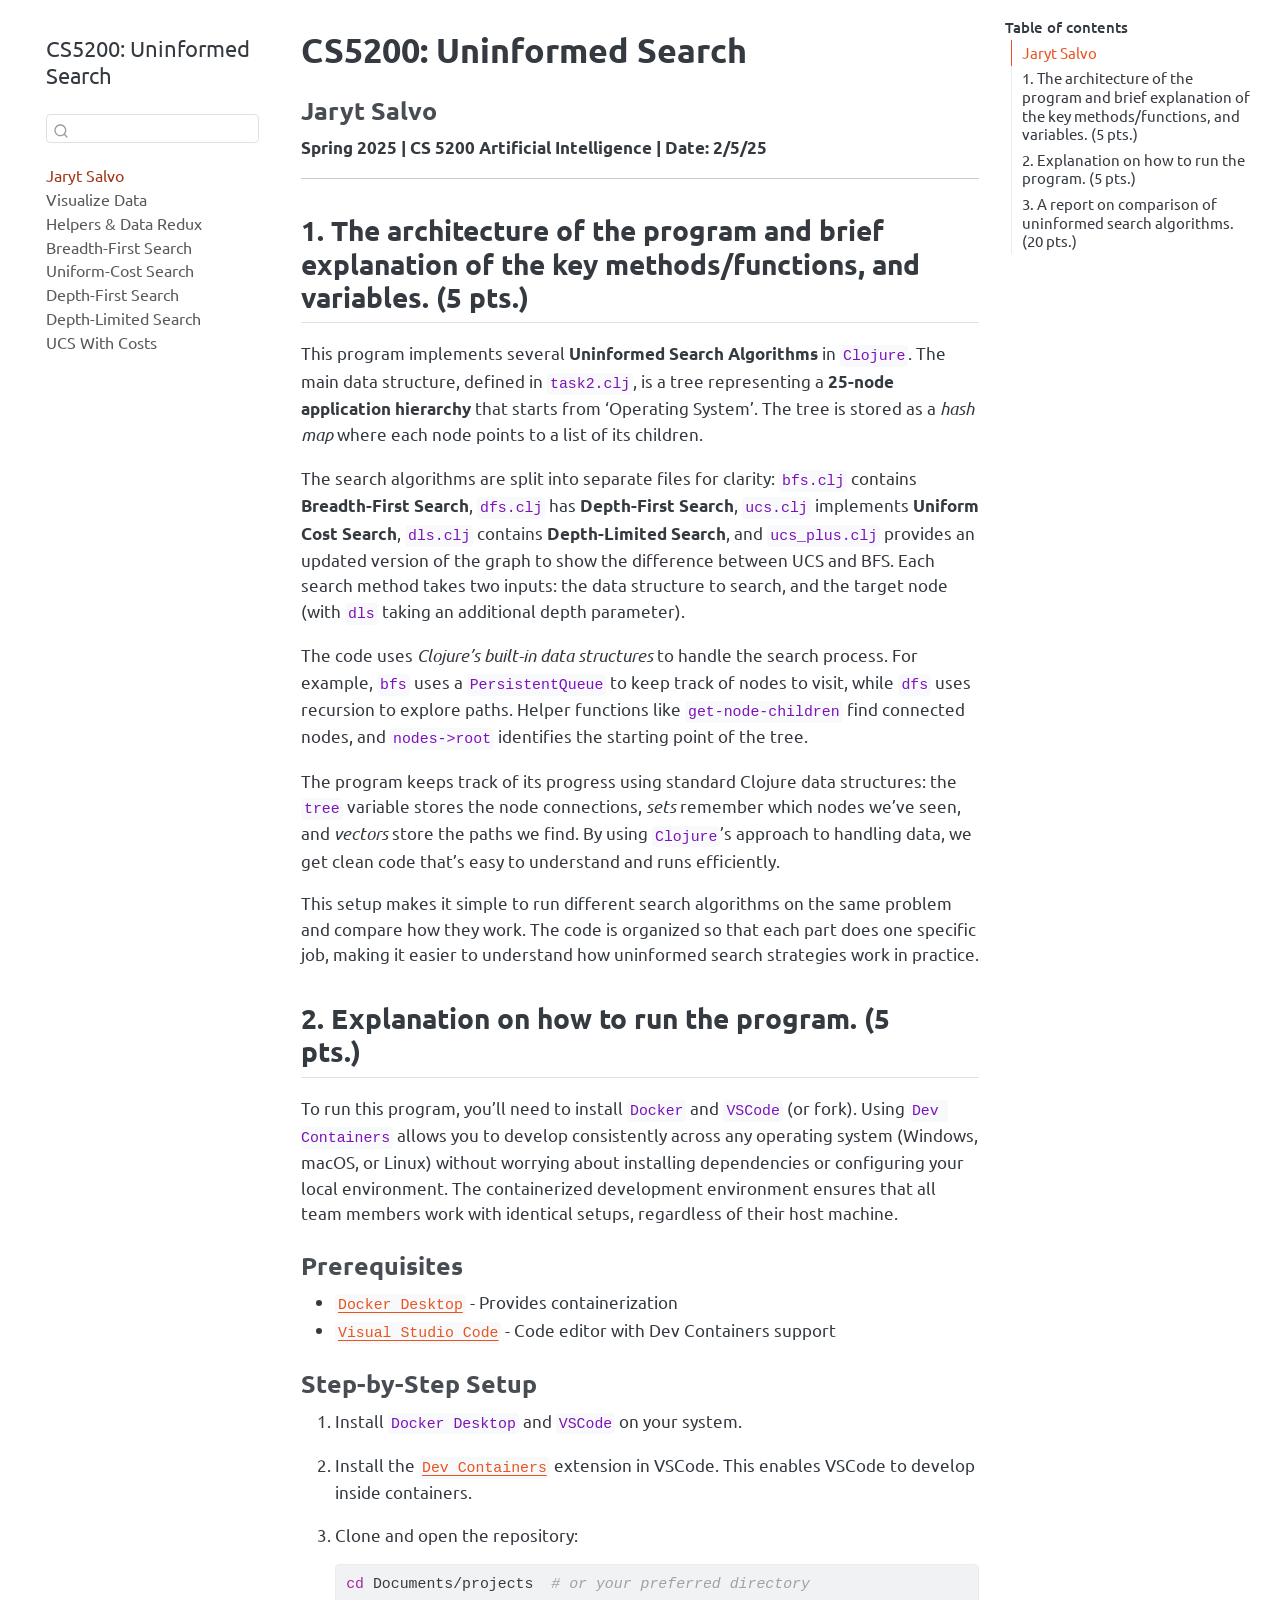
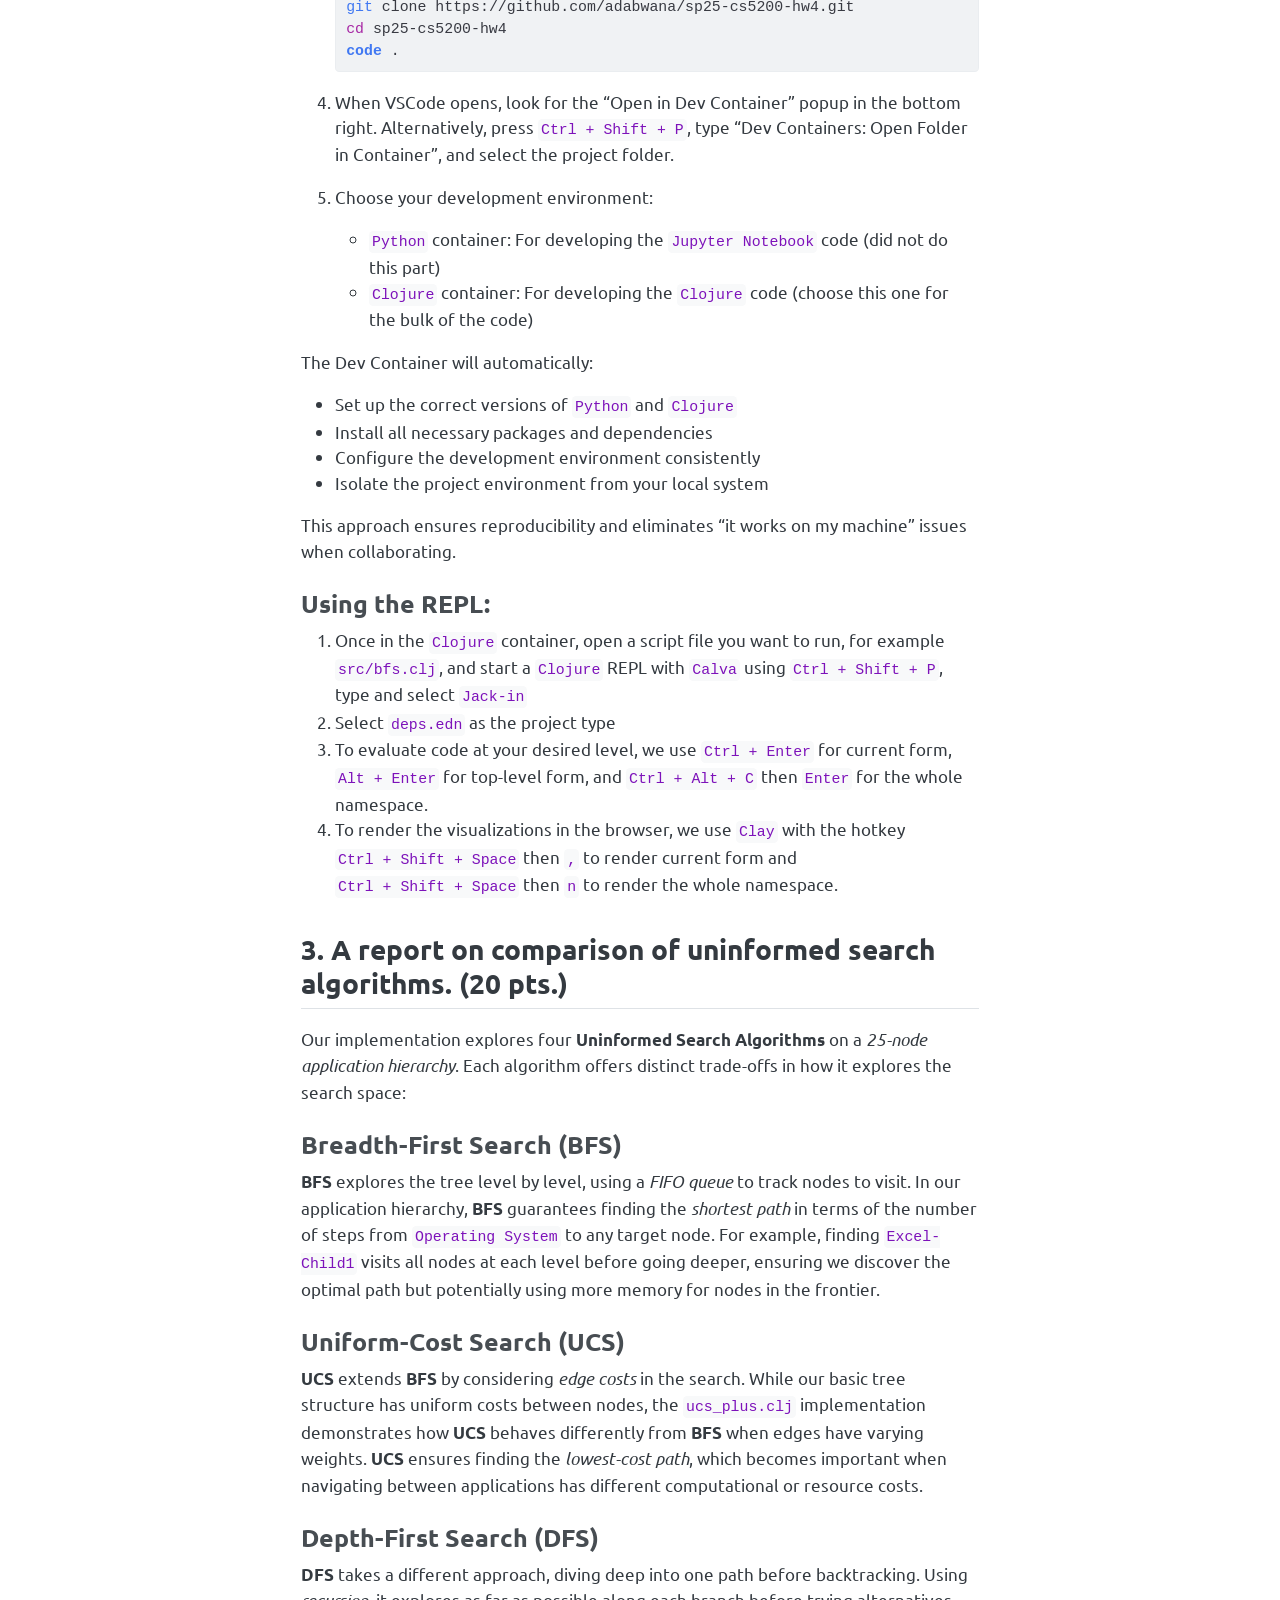
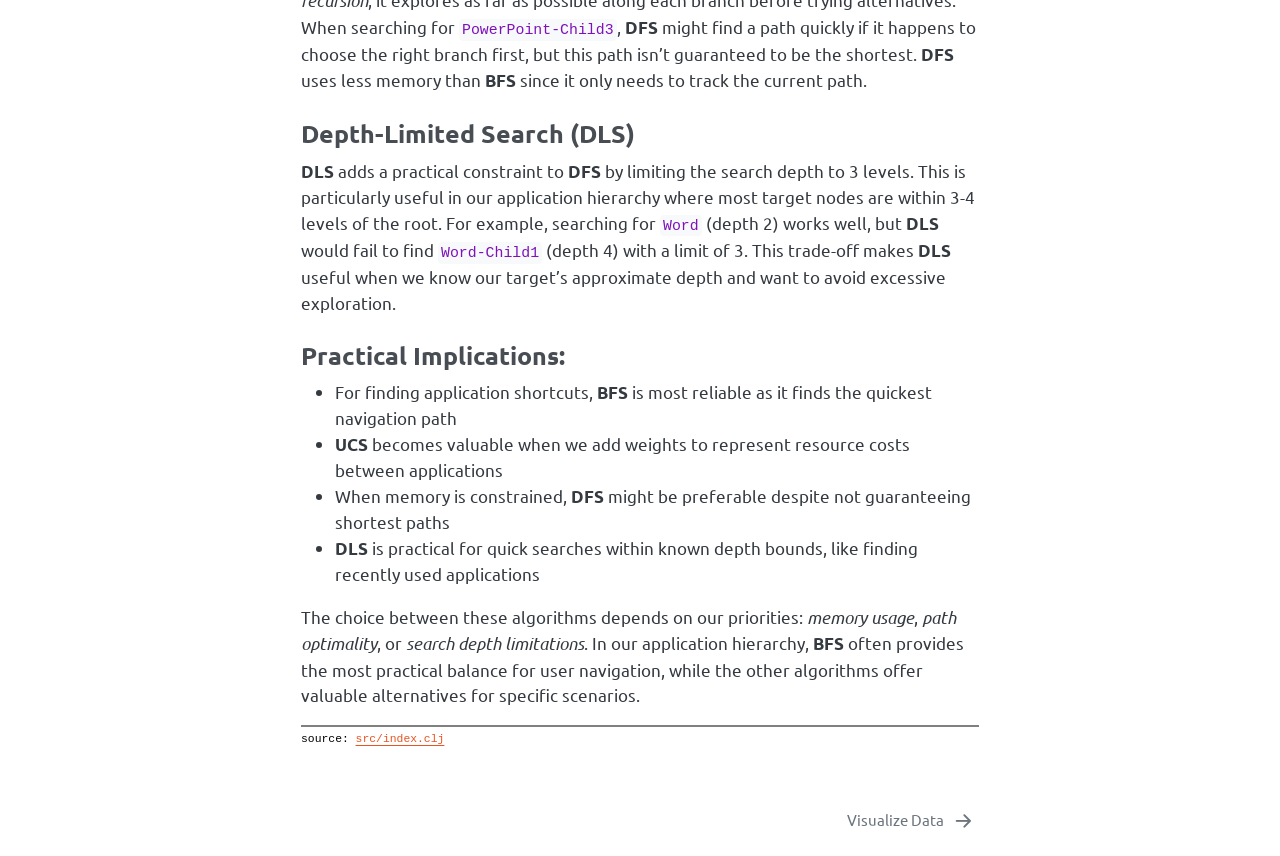
<file: docs/index.html>
<!DOCTYPE html>
<html xmlns="http://www.w3.org/1999/xhtml" lang="en" xml:lang="en"><head>

<meta charset="utf-8">
<meta name="generator" content="quarto-1.7.13">

<meta name="viewport" content="width=device-width, initial-scale=1.0, user-scalable=yes">


<title>CS5200: Uninformed Search</title>
<style>
code{white-space: pre-wrap;}
span.smallcaps{font-variant: small-caps;}
div.columns{display: flex; gap: min(4vw, 1.5em);}
div.column{flex: auto; overflow-x: auto;}
div.hanging-indent{margin-left: 1.5em; text-indent: -1.5em;}
ul.task-list{list-style: none;}
ul.task-list li input[type="checkbox"] {
  width: 0.8em;
  margin: 0 0.8em 0.2em -1em; /* quarto-specific, see https://github.com/quarto-dev/quarto-cli/issues/4556 */ 
  vertical-align: middle;
}
/* CSS for syntax highlighting */
pre > code.sourceCode { white-space: pre; position: relative; }
pre > code.sourceCode > span { line-height: 1.25; }
pre > code.sourceCode > span:empty { height: 1.2em; }
.sourceCode { overflow: visible; }
code.sourceCode > span { color: inherit; text-decoration: inherit; }
div.sourceCode { margin: 1em 0; }
pre.sourceCode { margin: 0; }
@media screen {
div.sourceCode { overflow: auto; }
}
@media print {
pre > code.sourceCode { white-space: pre-wrap; }
pre > code.sourceCode > span { display: inline-block; text-indent: -5em; padding-left: 5em; }
}
pre.numberSource code
  { counter-reset: source-line 0; }
pre.numberSource code > span
  { position: relative; left: -4em; counter-increment: source-line; }
pre.numberSource code > span > a:first-child::before
  { content: counter(source-line);
    position: relative; left: -1em; text-align: right; vertical-align: baseline;
    border: none; display: inline-block;
    -webkit-touch-callout: none; -webkit-user-select: none;
    -khtml-user-select: none; -moz-user-select: none;
    -ms-user-select: none; user-select: none;
    padding: 0 4px; width: 4em;
  }
pre.numberSource { margin-left: 3em;  padding-left: 4px; }
div.sourceCode
  {   }
@media screen {
pre > code.sourceCode > span > a:first-child::before { text-decoration: underline; }
}
</style>


<script src="site_libs/quarto-nav/quarto-nav.js"></script>
<script src="site_libs/quarto-nav/headroom.min.js"></script>
<script src="site_libs/clipboard/clipboard.min.js"></script>
<script src="site_libs/quarto-search/autocomplete.umd.js"></script>
<script src="site_libs/quarto-search/fuse.min.js"></script>
<script src="site_libs/quarto-search/quarto-search.js"></script>
<meta name="quarto:offset" content="./">
<link href="./task1.html" rel="next">
<script src="site_libs/quarto-html/quarto.js" type="module"></script>
<script src="site_libs/quarto-html/tabsets/tabsets.js" type="module"></script>
<script src="site_libs/quarto-html/popper.min.js"></script>
<script src="site_libs/quarto-html/tippy.umd.min.js"></script>
<script src="site_libs/quarto-html/anchor.min.js"></script>
<link href="site_libs/quarto-html/tippy.css" rel="stylesheet">
<link href="site_libs/quarto-html/quarto-syntax-highlighting-615660eb60d47078aa9677353a5e1ff2.css" rel="stylesheet" id="quarto-text-highlighting-styles">
<script src="site_libs/bootstrap/bootstrap.min.js"></script>
<link href="site_libs/bootstrap/bootstrap-icons.css" rel="stylesheet">
<link href="site_libs/bootstrap/bootstrap-9c2f30ade4d53e9db25a03b274907bc0.min.css" rel="stylesheet" append-hash="true" id="quarto-bootstrap" data-mode="light">
<script id="quarto-search-options" type="application/json">{
  "location": "sidebar",
  "copy-button": false,
  "collapse-after": 3,
  "panel-placement": "start",
  "type": "textbox",
  "limit": 50,
  "keyboard-shortcut": [
    "f",
    "/",
    "s"
  ],
  "show-item-context": false,
  "language": {
    "search-no-results-text": "No results",
    "search-matching-documents-text": "matching documents",
    "search-copy-link-title": "Copy link to search",
    "search-hide-matches-text": "Hide additional matches",
    "search-more-match-text": "more match in this document",
    "search-more-matches-text": "more matches in this document",
    "search-clear-button-title": "Clear",
    "search-text-placeholder": "",
    "search-detached-cancel-button-title": "Cancel",
    "search-submit-button-title": "Submit",
    "search-label": "Search"
  }
}</script>


</head>

<body class="nav-sidebar floating">

<div id="quarto-search-results"></div>
  <header id="quarto-header" class="headroom fixed-top">
  <nav class="quarto-secondary-nav">
    <div class="container-fluid d-flex">
      <button type="button" class="quarto-btn-toggle btn" data-bs-toggle="collapse" role="button" data-bs-target=".quarto-sidebar-collapse-item" aria-controls="quarto-sidebar" aria-expanded="false" aria-label="Toggle sidebar navigation" onclick="if (window.quartoToggleHeadroom) { window.quartoToggleHeadroom(); }">
        <i class="bi bi-layout-text-sidebar-reverse"></i>
      </button>
        <nav class="quarto-page-breadcrumbs" aria-label="breadcrumb"><ol class="breadcrumb"><li class="breadcrumb-item"><a href="./index.html"><span class="chapter-title">Jaryt Salvo</span></a></li></ol></nav>
        <a class="flex-grow-1" role="navigation" data-bs-toggle="collapse" data-bs-target=".quarto-sidebar-collapse-item" aria-controls="quarto-sidebar" aria-expanded="false" aria-label="Toggle sidebar navigation" onclick="if (window.quartoToggleHeadroom) { window.quartoToggleHeadroom(); }">      
        </a>
      <button type="button" class="btn quarto-search-button" aria-label="Search" onclick="window.quartoOpenSearch();">
        <i class="bi bi-search"></i>
      </button>
    </div>
  </nav>
</header>
<!-- content -->
<div id="quarto-content" class="quarto-container page-columns page-rows-contents page-layout-article">
<!-- sidebar -->
  <nav id="quarto-sidebar" class="sidebar collapse collapse-horizontal quarto-sidebar-collapse-item sidebar-navigation floating overflow-auto">
    <div class="pt-lg-2 mt-2 text-left sidebar-header">
    <div class="sidebar-title mb-0 py-0">
      <a href="./">CS5200: Uninformed Search</a> 
    </div>
      </div>
        <div class="mt-2 flex-shrink-0 align-items-center">
        <div class="sidebar-search">
        <div id="quarto-search" class="" title="Search"></div>
        </div>
        </div>
    <div class="sidebar-menu-container"> 
    <ul class="list-unstyled mt-1">
        <li class="sidebar-item">
  <div class="sidebar-item-container"> 
  <a href="./index.html" class="sidebar-item-text sidebar-link active"><span class="chapter-title">Jaryt Salvo</span></a>
  </div>
</li>
        <li class="sidebar-item">
  <div class="sidebar-item-container"> 
  <a href="./task1.html" class="sidebar-item-text sidebar-link"><span class="chapter-title">Visualize Data</span></a>
  </div>
</li>
        <li class="sidebar-item">
  <div class="sidebar-item-container"> 
  <a href="./task2.html" class="sidebar-item-text sidebar-link"><span class="chapter-title">Helpers &amp; Data Redux</span></a>
  </div>
</li>
        <li class="sidebar-item">
  <div class="sidebar-item-container"> 
  <a href="./bfs.html" class="sidebar-item-text sidebar-link"><span class="chapter-title">Breadth-First Search</span></a>
  </div>
</li>
        <li class="sidebar-item">
  <div class="sidebar-item-container"> 
  <a href="./ucs.html" class="sidebar-item-text sidebar-link"><span class="chapter-title">Uniform-Cost Search</span></a>
  </div>
</li>
        <li class="sidebar-item">
  <div class="sidebar-item-container"> 
  <a href="./dfs.html" class="sidebar-item-text sidebar-link"><span class="chapter-title">Depth-First Search</span></a>
  </div>
</li>
        <li class="sidebar-item">
  <div class="sidebar-item-container"> 
  <a href="./dls.html" class="sidebar-item-text sidebar-link"><span class="chapter-title">Depth-Limited Search</span></a>
  </div>
</li>
        <li class="sidebar-item">
  <div class="sidebar-item-container"> 
  <a href="./ucs_plus.html" class="sidebar-item-text sidebar-link"><span class="chapter-title">UCS With Costs</span></a>
  </div>
</li>
    </ul>
    </div>
</nav>
<div id="quarto-sidebar-glass" class="quarto-sidebar-collapse-item" data-bs-toggle="collapse" data-bs-target=".quarto-sidebar-collapse-item"></div>
<!-- margin-sidebar -->
    <div id="quarto-margin-sidebar" class="sidebar margin-sidebar">
        <nav id="TOC" role="doc-toc" class="toc-active">
    <h2 id="toc-title">Table of contents</h2>
   
  <ul>
  <li><a href="#jaryt-salvo" id="toc-jaryt-salvo" class="nav-link active" data-scroll-target="#jaryt-salvo">Jaryt Salvo</a></li>
  <li><a href="#the-architecture-of-the-program-and-brief-explanation-of-the-key-methodsfunctions-and-variables.-5-pts." id="toc-the-architecture-of-the-program-and-brief-explanation-of-the-key-methodsfunctions-and-variables.-5-pts." class="nav-link" data-scroll-target="#the-architecture-of-the-program-and-brief-explanation-of-the-key-methodsfunctions-and-variables.-5-pts.">1. The architecture of the program and brief explanation of the key methods/functions, and variables. (5 pts.)</a></li>
  <li><a href="#explanation-on-how-to-run-the-program.-5-pts." id="toc-explanation-on-how-to-run-the-program.-5-pts." class="nav-link" data-scroll-target="#explanation-on-how-to-run-the-program.-5-pts.">2. Explanation on how to run the program. (5 pts.)</a>
  <ul class="collapse">
  <li><a href="#prerequisites" id="toc-prerequisites" class="nav-link" data-scroll-target="#prerequisites">Prerequisites</a></li>
  <li><a href="#step-by-step-setup" id="toc-step-by-step-setup" class="nav-link" data-scroll-target="#step-by-step-setup">Step-by-Step Setup</a></li>
  <li><a href="#using-the-repl" id="toc-using-the-repl" class="nav-link" data-scroll-target="#using-the-repl">Using the REPL:</a></li>
  </ul></li>
  <li><a href="#a-report-on-comparison-of-uninformed-search-algorithms.-20-pts." id="toc-a-report-on-comparison-of-uninformed-search-algorithms.-20-pts." class="nav-link" data-scroll-target="#a-report-on-comparison-of-uninformed-search-algorithms.-20-pts.">3. A report on comparison of uninformed search algorithms. (20 pts.)</a>
  <ul class="collapse">
  <li><a href="#breadth-first-search-bfs" id="toc-breadth-first-search-bfs" class="nav-link" data-scroll-target="#breadth-first-search-bfs"><strong>Breadth-First Search (BFS)</strong></a></li>
  <li><a href="#uniform-cost-search-ucs" id="toc-uniform-cost-search-ucs" class="nav-link" data-scroll-target="#uniform-cost-search-ucs"><strong>Uniform-Cost Search (UCS)</strong></a></li>
  <li><a href="#depth-first-search-dfs" id="toc-depth-first-search-dfs" class="nav-link" data-scroll-target="#depth-first-search-dfs"><strong>Depth-First Search (DFS)</strong></a></li>
  <li><a href="#depth-limited-search-dls" id="toc-depth-limited-search-dls" class="nav-link" data-scroll-target="#depth-limited-search-dls"><strong>Depth-Limited Search (DLS)</strong></a></li>
  <li><a href="#practical-implications" id="toc-practical-implications" class="nav-link" data-scroll-target="#practical-implications"><strong>Practical Implications:</strong></a></li>
  </ul></li>
  </ul>
</nav>
    </div>
<!-- main -->
<main class="content" id="quarto-document-content">

<header id="title-block-header" class="quarto-title-block default">
<div class="quarto-title">
<h1 class="title">CS5200: Uninformed Search</h1>
</div>



<div class="quarto-title-meta">

    
  
    
  </div>
  


</header>


<style></style>
<style>.printedClojure .sourceCode {
  background-color: transparent;
  border-style: none;
}
</style>
<style>.clay-limit-image-width .clay-image {max-width: 100%}
.clay-side-by-side .sourceCode {margin: 0}
.clay-side-by-side {margin: 1em 0}
</style>
<script src="index_files/md-default0.js" type="text/javascript"></script>
<script src="index_files/md-default1.js" type="text/javascript"></script>
<section id="jaryt-salvo" class="level3">
<h3 class="anchored" data-anchor-id="jaryt-salvo">Jaryt Salvo</h3>
<p><strong>Spring 2025 | CS 5200 Artificial Intelligence | Date: 2/5/25</strong></p>
<hr>
</section>
<section id="the-architecture-of-the-program-and-brief-explanation-of-the-key-methodsfunctions-and-variables.-5-pts." class="level2">
<h2 class="anchored" data-anchor-id="the-architecture-of-the-program-and-brief-explanation-of-the-key-methodsfunctions-and-variables.-5-pts.">1. The architecture of the program and brief explanation of the key methods/functions, and variables. (5 pts.)</h2>
<p>This program implements several <strong>Uninformed Search Algorithms</strong> in <code>Clojure</code>. The main data structure, defined in <code>task2.clj</code>, is a tree representing a <strong>25-node application hierarchy</strong> that starts from ‘Operating System’. The tree is stored as a <em>hash map</em> where each node points to a list of its children.</p>
<p>The search algorithms are split into separate files for clarity: <code>bfs.clj</code> contains <strong>Breadth-First Search</strong>, <code>dfs.clj</code> has <strong>Depth-First Search</strong>, <code>ucs.clj</code> implements <strong>Uniform Cost Search</strong>, <code>dls.clj</code> contains <strong>Depth-Limited Search</strong>, and <code>ucs_plus.clj</code> provides an updated version of the graph to show the difference between UCS and BFS. Each search method takes two inputs: the data structure to search, and the target node (with <code>dls</code> taking an additional depth parameter).</p>
<p>The code uses <em>Clojure’s built-in data structures</em> to handle the search process. For example, <code>bfs</code> uses a <code>PersistentQueue</code> to keep track of nodes to visit, while <code>dfs</code> uses recursion to explore paths. Helper functions like <code>get-node-children</code> find connected nodes, and <code>nodes-&gt;root</code> identifies the starting point of the tree.</p>
<p>The program keeps track of its progress using standard Clojure data structures: the <code>tree</code> variable stores the node connections, <em>sets</em> remember which nodes we’ve seen, and <em>vectors</em> store the paths we find. By using <code>Clojure</code>’s approach to handling data, we get clean code that’s easy to understand and runs efficiently.</p>
<p>This setup makes it simple to run different search algorithms on the same problem and compare how they work. The code is organized so that each part does one specific job, making it easier to understand how uninformed search strategies work in practice.</p>
</section>
<section id="explanation-on-how-to-run-the-program.-5-pts." class="level2">
<h2 class="anchored" data-anchor-id="explanation-on-how-to-run-the-program.-5-pts.">2. Explanation on how to run the program. (5 pts.)</h2>
<p>To run this program, you’ll need to install <code>Docker</code> and <code>VSCode</code> (or fork). Using <code>Dev Containers</code> allows you to develop consistently across any operating system (Windows, macOS, or Linux) without worrying about installing dependencies or configuring your local environment. The containerized development environment ensures that all team members work with identical setups, regardless of their host machine.</p>
<section id="prerequisites" class="level3">
<h3 class="anchored" data-anchor-id="prerequisites">Prerequisites</h3>
<ul>
<li><a href="https://docs.docker.com/get-docker/"><code>Docker Desktop</code></a> - Provides containerization</li>
<li><a href="https://code.visualstudio.com/"><code>Visual Studio Code</code></a> - Code editor with Dev Containers support</li>
</ul>
</section>
<section id="step-by-step-setup" class="level3">
<h3 class="anchored" data-anchor-id="step-by-step-setup">Step-by-Step Setup</h3>
<ol type="1">
<li><p>Install <code>Docker Desktop</code> and <code>VSCode</code> on your system.</p></li>
<li><p>Install the <a href="https://marketplace.visualstudio.com/items?itemName=ms-vscode-remote.remote-containers"><code>Dev Containers</code></a> extension in VSCode. This enables VSCode to develop inside containers.</p></li>
<li><p>Clone and open the repository:</p>
<div class="sourceCode" id="cb1"><pre class="sourceCode bash code-with-copy"><code class="sourceCode bash"><span id="cb1-1"><a href="#cb1-1" aria-hidden="true" tabindex="-1"></a><span class="bu">cd</span> Documents/projects  <span class="co"># or your preferred directory</span></span>
<span id="cb1-2"><a href="#cb1-2" aria-hidden="true" tabindex="-1"></a><span class="fu">git</span> clone https://github.com/adabwana/sp25-cs5200-hw4.git</span>
<span id="cb1-3"><a href="#cb1-3" aria-hidden="true" tabindex="-1"></a><span class="bu">cd</span> sp25-cs5200-hw4</span>
<span id="cb1-4"><a href="#cb1-4" aria-hidden="true" tabindex="-1"></a><span class="ex">code</span> .</span></code><button title="Copy to Clipboard" class="code-copy-button"><i class="bi"></i></button></pre></div></li>
<li><p>When VSCode opens, look for the “Open in Dev Container” popup in the bottom right. Alternatively, press <code>Ctrl + Shift + P</code>, type “Dev Containers: Open Folder in Container”, and select the project folder.</p></li>
<li><p>Choose your development environment:</p>
<ul>
<li><code>Python</code> container: For developing the <code>Jupyter Notebook</code> code (did not do this part)</li>
<li><code>Clojure</code> container: For developing the <code>Clojure</code> code (choose this one for the bulk of the code)</li>
</ul></li>
</ol>
<p>The Dev Container will automatically:</p>
<ul>
<li>Set up the correct versions of <code>Python</code> and <code>Clojure</code></li>
<li>Install all necessary packages and dependencies</li>
<li>Configure the development environment consistently</li>
<li>Isolate the project environment from your local system</li>
</ul>
<p>This approach ensures reproducibility and eliminates “it works on my machine” issues when collaborating.</p>
</section>
<section id="using-the-repl" class="level3">
<h3 class="anchored" data-anchor-id="using-the-repl">Using the REPL:</h3>
<ol type="1">
<li>Once in the <code>Clojure</code> container, open a script file you want to run, for example <code>src/bfs.clj</code>, and start a <code>Clojure</code> REPL with <code>Calva</code> using <code>Ctrl + Shift + P</code>, type and select <code>Jack-in</code></li>
<li>Select <code>deps.edn</code> as the project type</li>
<li>To evaluate code at your desired level, we use <code>Ctrl + Enter</code> for current form, <code>Alt + Enter</code> for top-level form, and <code>Ctrl + Alt + C</code> then <code>Enter</code> for the whole namespace.</li>
<li>To render the visualizations in the browser, we use <code>Clay</code> with the hotkey <code>Ctrl + Shift + Space</code> then <code>,</code> to render current form and <code>Ctrl + Shift + Space</code> then <code>n</code> to render the whole namespace.</li>
</ol>
</section>
</section>
<section id="a-report-on-comparison-of-uninformed-search-algorithms.-20-pts." class="level2">
<h2 class="anchored" data-anchor-id="a-report-on-comparison-of-uninformed-search-algorithms.-20-pts.">3. A report on comparison of uninformed search algorithms. (20 pts.)</h2>
<p>Our implementation explores four <strong>Uninformed Search Algorithms</strong> on a <em>25-node application hierarchy</em>. Each algorithm offers distinct trade-offs in how it explores the search space:</p>
<section id="breadth-first-search-bfs" class="level3">
<h3 class="anchored" data-anchor-id="breadth-first-search-bfs"><strong>Breadth-First Search (BFS)</strong></h3>
<p><strong>BFS</strong> explores the tree level by level, using a <em>FIFO queue</em> to track nodes to visit. In our application hierarchy, <strong>BFS</strong> guarantees finding the <em>shortest path</em> in terms of the number of steps from <code>Operating System</code> to any target node. For example, finding <code>Excel-Child1</code> visits all nodes at each level before going deeper, ensuring we discover the optimal path but potentially using more memory for nodes in the frontier.</p>
</section>
<section id="uniform-cost-search-ucs" class="level3">
<h3 class="anchored" data-anchor-id="uniform-cost-search-ucs"><strong>Uniform-Cost Search (UCS)</strong></h3>
<p><strong>UCS</strong> extends <strong>BFS</strong> by considering <em>edge costs</em> in the search. While our basic tree structure has uniform costs between nodes, the <code>ucs_plus.clj</code> implementation demonstrates how <strong>UCS</strong> behaves differently from <strong>BFS</strong> when edges have varying weights. <strong>UCS</strong> ensures finding the <em>lowest-cost path</em>, which becomes important when navigating between applications has different computational or resource costs.</p>
</section>
<section id="depth-first-search-dfs" class="level3">
<h3 class="anchored" data-anchor-id="depth-first-search-dfs"><strong>Depth-First Search (DFS)</strong></h3>
<p><strong>DFS</strong> takes a different approach, diving deep into one path before backtracking. Using <em>recursion</em>, it explores as far as possible along each branch before trying alternatives. When searching for <code>PowerPoint-Child3</code>, <strong>DFS</strong> might find a path quickly if it happens to choose the right branch first, but this path isn’t guaranteed to be the shortest. <strong>DFS</strong> uses less memory than <strong>BFS</strong> since it only needs to track the current path.</p>
</section>
<section id="depth-limited-search-dls" class="level3">
<h3 class="anchored" data-anchor-id="depth-limited-search-dls"><strong>Depth-Limited Search (DLS)</strong></h3>
<p><strong>DLS</strong> adds a practical constraint to <strong>DFS</strong> by limiting the search depth to 3 levels. This is particularly useful in our application hierarchy where most target nodes are within 3-4 levels of the root. For example, searching for <code>Word</code> (depth 2) works well, but <strong>DLS</strong> would fail to find <code>Word-Child1</code> (depth 4) with a limit of 3. This trade-off makes <strong>DLS</strong> useful when we know our target’s approximate depth and want to avoid excessive exploration.</p>
</section>
<section id="practical-implications" class="level3">
<h3 class="anchored" data-anchor-id="practical-implications"><strong>Practical Implications:</strong></h3>
<ul>
<li>For finding application shortcuts, <strong>BFS</strong> is most reliable as it finds the quickest navigation path</li>
<li><strong>UCS</strong> becomes valuable when we add weights to represent resource costs between applications</li>
<li>When memory is constrained, <strong>DFS</strong> might be preferable despite not guaranteeing shortest paths</li>
<li><strong>DLS</strong> is practical for quick searches within known depth bounds, like finding recently used applications</li>
</ul>
<p>The choice between these algorithms depends on our priorities: <em>memory usage</em>, <em>path optimality</em>, or <em>search depth limitations</em>. In our application hierarchy, <strong>BFS</strong> often provides the most practical balance for user navigation, while the other algorithms offer valuable alternatives for specific scenarios.</p>
<div style="background-color:grey;height:2px;width:100%;"></div>
<div><pre><small><small>source: <a href="https://github.com/adabwana/sp25-cs5200-hw4/blob/master/src/index.clj">src/index.clj</a></small></small></pre></div>


</section>
</section>

</main> <!-- /main -->
<script id="quarto-html-after-body" type="application/javascript">
window.document.addEventListener("DOMContentLoaded", function (event) {
  const toggleBodyColorMode = (bsSheetEl) => {
    const mode = bsSheetEl.getAttribute("data-mode");
    const bodyEl = window.document.querySelector("body");
    if (mode === "dark") {
      bodyEl.classList.add("quarto-dark");
      bodyEl.classList.remove("quarto-light");
    } else {
      bodyEl.classList.add("quarto-light");
      bodyEl.classList.remove("quarto-dark");
    }
  }
  const toggleBodyColorPrimary = () => {
    const bsSheetEl = window.document.querySelector("link#quarto-bootstrap");
    if (bsSheetEl) {
      toggleBodyColorMode(bsSheetEl);
    }
  }
  toggleBodyColorPrimary();  
  const icon = "";
  const anchorJS = new window.AnchorJS();
  anchorJS.options = {
    placement: 'right',
    icon: icon
  };
  anchorJS.add('.anchored');
  const isCodeAnnotation = (el) => {
    for (const clz of el.classList) {
      if (clz.startsWith('code-annotation-')) {                     
        return true;
      }
    }
    return false;
  }
  const onCopySuccess = function(e) {
    // button target
    const button = e.trigger;
    // don't keep focus
    button.blur();
    // flash "checked"
    button.classList.add('code-copy-button-checked');
    var currentTitle = button.getAttribute("title");
    button.setAttribute("title", "Copied!");
    let tooltip;
    if (window.bootstrap) {
      button.setAttribute("data-bs-toggle", "tooltip");
      button.setAttribute("data-bs-placement", "left");
      button.setAttribute("data-bs-title", "Copied!");
      tooltip = new bootstrap.Tooltip(button, 
        { trigger: "manual", 
          customClass: "code-copy-button-tooltip",
          offset: [0, -8]});
      tooltip.show();    
    }
    setTimeout(function() {
      if (tooltip) {
        tooltip.hide();
        button.removeAttribute("data-bs-title");
        button.removeAttribute("data-bs-toggle");
        button.removeAttribute("data-bs-placement");
      }
      button.setAttribute("title", currentTitle);
      button.classList.remove('code-copy-button-checked');
    }, 1000);
    // clear code selection
    e.clearSelection();
  }
  const getTextToCopy = function(trigger) {
      const codeEl = trigger.previousElementSibling.cloneNode(true);
      for (const childEl of codeEl.children) {
        if (isCodeAnnotation(childEl)) {
          childEl.remove();
        }
      }
      return codeEl.innerText;
  }
  const clipboard = new window.ClipboardJS('.code-copy-button:not([data-in-quarto-modal])', {
    text: getTextToCopy
  });
  clipboard.on('success', onCopySuccess);
  if (window.document.getElementById('quarto-embedded-source-code-modal')) {
    const clipboardModal = new window.ClipboardJS('.code-copy-button[data-in-quarto-modal]', {
      text: getTextToCopy,
      container: window.document.getElementById('quarto-embedded-source-code-modal')
    });
    clipboardModal.on('success', onCopySuccess);
  }
    var localhostRegex = new RegExp(/^(?:http|https):\/\/localhost\:?[0-9]*\//);
    var mailtoRegex = new RegExp(/^mailto:/);
      var filterRegex = new RegExp('/' + window.location.host + '/');
    var isInternal = (href) => {
        return filterRegex.test(href) || localhostRegex.test(href) || mailtoRegex.test(href);
    }
    // Inspect non-navigation links and adorn them if external
 	var links = window.document.querySelectorAll('a[href]:not(.nav-link):not(.navbar-brand):not(.toc-action):not(.sidebar-link):not(.sidebar-item-toggle):not(.pagination-link):not(.no-external):not([aria-hidden]):not(.dropdown-item):not(.quarto-navigation-tool):not(.about-link)');
    for (var i=0; i<links.length; i++) {
      const link = links[i];
      if (!isInternal(link.href)) {
        // undo the damage that might have been done by quarto-nav.js in the case of
        // links that we want to consider external
        if (link.dataset.originalHref !== undefined) {
          link.href = link.dataset.originalHref;
        }
      }
    }
  function tippyHover(el, contentFn, onTriggerFn, onUntriggerFn) {
    const config = {
      allowHTML: true,
      maxWidth: 500,
      delay: 100,
      arrow: false,
      appendTo: function(el) {
          return el.parentElement;
      },
      interactive: true,
      interactiveBorder: 10,
      theme: 'quarto',
      placement: 'bottom-start',
    };
    if (contentFn) {
      config.content = contentFn;
    }
    if (onTriggerFn) {
      config.onTrigger = onTriggerFn;
    }
    if (onUntriggerFn) {
      config.onUntrigger = onUntriggerFn;
    }
    window.tippy(el, config); 
  }
  const noterefs = window.document.querySelectorAll('a[role="doc-noteref"]');
  for (var i=0; i<noterefs.length; i++) {
    const ref = noterefs[i];
    tippyHover(ref, function() {
      // use id or data attribute instead here
      let href = ref.getAttribute('data-footnote-href') || ref.getAttribute('href');
      try { href = new URL(href).hash; } catch {}
      const id = href.replace(/^#\/?/, "");
      const note = window.document.getElementById(id);
      if (note) {
        return note.innerHTML;
      } else {
        return "";
      }
    });
  }
  const xrefs = window.document.querySelectorAll('a.quarto-xref');
  const processXRef = (id, note) => {
    // Strip column container classes
    const stripColumnClz = (el) => {
      el.classList.remove("page-full", "page-columns");
      if (el.children) {
        for (const child of el.children) {
          stripColumnClz(child);
        }
      }
    }
    stripColumnClz(note)
    if (id === null || id.startsWith('sec-')) {
      // Special case sections, only their first couple elements
      const container = document.createElement("div");
      if (note.children && note.children.length > 2) {
        container.appendChild(note.children[0].cloneNode(true));
        for (let i = 1; i < note.children.length; i++) {
          const child = note.children[i];
          if (child.tagName === "P" && child.innerText === "") {
            continue;
          } else {
            container.appendChild(child.cloneNode(true));
            break;
          }
        }
        if (window.Quarto?.typesetMath) {
          window.Quarto.typesetMath(container);
        }
        return container.innerHTML
      } else {
        if (window.Quarto?.typesetMath) {
          window.Quarto.typesetMath(note);
        }
        return note.innerHTML;
      }
    } else {
      // Remove any anchor links if they are present
      const anchorLink = note.querySelector('a.anchorjs-link');
      if (anchorLink) {
        anchorLink.remove();
      }
      if (window.Quarto?.typesetMath) {
        window.Quarto.typesetMath(note);
      }
      if (note.classList.contains("callout")) {
        return note.outerHTML;
      } else {
        return note.innerHTML;
      }
    }
  }
  for (var i=0; i<xrefs.length; i++) {
    const xref = xrefs[i];
    tippyHover(xref, undefined, function(instance) {
      instance.disable();
      let url = xref.getAttribute('href');
      let hash = undefined; 
      if (url.startsWith('#')) {
        hash = url;
      } else {
        try { hash = new URL(url).hash; } catch {}
      }
      if (hash) {
        const id = hash.replace(/^#\/?/, "");
        const note = window.document.getElementById(id);
        if (note !== null) {
          try {
            const html = processXRef(id, note.cloneNode(true));
            instance.setContent(html);
          } finally {
            instance.enable();
            instance.show();
          }
        } else {
          // See if we can fetch this
          fetch(url.split('#')[0])
          .then(res => res.text())
          .then(html => {
            const parser = new DOMParser();
            const htmlDoc = parser.parseFromString(html, "text/html");
            const note = htmlDoc.getElementById(id);
            if (note !== null) {
              const html = processXRef(id, note);
              instance.setContent(html);
            } 
          }).finally(() => {
            instance.enable();
            instance.show();
          });
        }
      } else {
        // See if we can fetch a full url (with no hash to target)
        // This is a special case and we should probably do some content thinning / targeting
        fetch(url)
        .then(res => res.text())
        .then(html => {
          const parser = new DOMParser();
          const htmlDoc = parser.parseFromString(html, "text/html");
          const note = htmlDoc.querySelector('main.content');
          if (note !== null) {
            // This should only happen for chapter cross references
            // (since there is no id in the URL)
            // remove the first header
            if (note.children.length > 0 && note.children[0].tagName === "HEADER") {
              note.children[0].remove();
            }
            const html = processXRef(null, note);
            instance.setContent(html);
          } 
        }).finally(() => {
          instance.enable();
          instance.show();
        });
      }
    }, function(instance) {
    });
  }
      let selectedAnnoteEl;
      const selectorForAnnotation = ( cell, annotation) => {
        let cellAttr = 'data-code-cell="' + cell + '"';
        let lineAttr = 'data-code-annotation="' +  annotation + '"';
        const selector = 'span[' + cellAttr + '][' + lineAttr + ']';
        return selector;
      }
      const selectCodeLines = (annoteEl) => {
        const doc = window.document;
        const targetCell = annoteEl.getAttribute("data-target-cell");
        const targetAnnotation = annoteEl.getAttribute("data-target-annotation");
        const annoteSpan = window.document.querySelector(selectorForAnnotation(targetCell, targetAnnotation));
        const lines = annoteSpan.getAttribute("data-code-lines").split(",");
        const lineIds = lines.map((line) => {
          return targetCell + "-" + line;
        })
        let top = null;
        let height = null;
        let parent = null;
        if (lineIds.length > 0) {
            //compute the position of the single el (top and bottom and make a div)
            const el = window.document.getElementById(lineIds[0]);
            top = el.offsetTop;
            height = el.offsetHeight;
            parent = el.parentElement.parentElement;
          if (lineIds.length > 1) {
            const lastEl = window.document.getElementById(lineIds[lineIds.length - 1]);
            const bottom = lastEl.offsetTop + lastEl.offsetHeight;
            height = bottom - top;
          }
          if (top !== null && height !== null && parent !== null) {
            // cook up a div (if necessary) and position it 
            let div = window.document.getElementById("code-annotation-line-highlight");
            if (div === null) {
              div = window.document.createElement("div");
              div.setAttribute("id", "code-annotation-line-highlight");
              div.style.position = 'absolute';
              parent.appendChild(div);
            }
            div.style.top = top - 2 + "px";
            div.style.height = height + 4 + "px";
            div.style.left = 0;
            let gutterDiv = window.document.getElementById("code-annotation-line-highlight-gutter");
            if (gutterDiv === null) {
              gutterDiv = window.document.createElement("div");
              gutterDiv.setAttribute("id", "code-annotation-line-highlight-gutter");
              gutterDiv.style.position = 'absolute';
              const codeCell = window.document.getElementById(targetCell);
              const gutter = codeCell.querySelector('.code-annotation-gutter');
              gutter.appendChild(gutterDiv);
            }
            gutterDiv.style.top = top - 2 + "px";
            gutterDiv.style.height = height + 4 + "px";
          }
          selectedAnnoteEl = annoteEl;
        }
      };
      const unselectCodeLines = () => {
        const elementsIds = ["code-annotation-line-highlight", "code-annotation-line-highlight-gutter"];
        elementsIds.forEach((elId) => {
          const div = window.document.getElementById(elId);
          if (div) {
            div.remove();
          }
        });
        selectedAnnoteEl = undefined;
      };
        // Handle positioning of the toggle
    window.addEventListener(
      "resize",
      throttle(() => {
        elRect = undefined;
        if (selectedAnnoteEl) {
          selectCodeLines(selectedAnnoteEl);
        }
      }, 10)
    );
    function throttle(fn, ms) {
    let throttle = false;
    let timer;
      return (...args) => {
        if(!throttle) { // first call gets through
            fn.apply(this, args);
            throttle = true;
        } else { // all the others get throttled
            if(timer) clearTimeout(timer); // cancel #2
            timer = setTimeout(() => {
              fn.apply(this, args);
              timer = throttle = false;
            }, ms);
        }
      };
    }
      // Attach click handler to the DT
      const annoteDls = window.document.querySelectorAll('dt[data-target-cell]');
      for (const annoteDlNode of annoteDls) {
        annoteDlNode.addEventListener('click', (event) => {
          const clickedEl = event.target;
          if (clickedEl !== selectedAnnoteEl) {
            unselectCodeLines();
            const activeEl = window.document.querySelector('dt[data-target-cell].code-annotation-active');
            if (activeEl) {
              activeEl.classList.remove('code-annotation-active');
            }
            selectCodeLines(clickedEl);
            clickedEl.classList.add('code-annotation-active');
          } else {
            // Unselect the line
            unselectCodeLines();
            clickedEl.classList.remove('code-annotation-active');
          }
        });
      }
  const findCites = (el) => {
    const parentEl = el.parentElement;
    if (parentEl) {
      const cites = parentEl.dataset.cites;
      if (cites) {
        return {
          el,
          cites: cites.split(' ')
        };
      } else {
        return findCites(el.parentElement)
      }
    } else {
      return undefined;
    }
  };
  var bibliorefs = window.document.querySelectorAll('a[role="doc-biblioref"]');
  for (var i=0; i<bibliorefs.length; i++) {
    const ref = bibliorefs[i];
    const citeInfo = findCites(ref);
    if (citeInfo) {
      tippyHover(citeInfo.el, function() {
        var popup = window.document.createElement('div');
        citeInfo.cites.forEach(function(cite) {
          var citeDiv = window.document.createElement('div');
          citeDiv.classList.add('hanging-indent');
          citeDiv.classList.add('csl-entry');
          var biblioDiv = window.document.getElementById('ref-' + cite);
          if (biblioDiv) {
            citeDiv.innerHTML = biblioDiv.innerHTML;
          }
          popup.appendChild(citeDiv);
        });
        return popup.innerHTML;
      });
    }
  }
});
</script>
<nav class="page-navigation">
  <div class="nav-page nav-page-previous">
  </div>
  <div class="nav-page nav-page-next">
      <a href="./task1.html" class="pagination-link" aria-label="Visualize Data">
        <span class="nav-page-text"><span class="chapter-title">Visualize Data</span></span> <i class="bi bi-arrow-right-short"></i>
      </a>
  </div>
</nav>
</div> <!-- /content -->




</body></html>
</file>
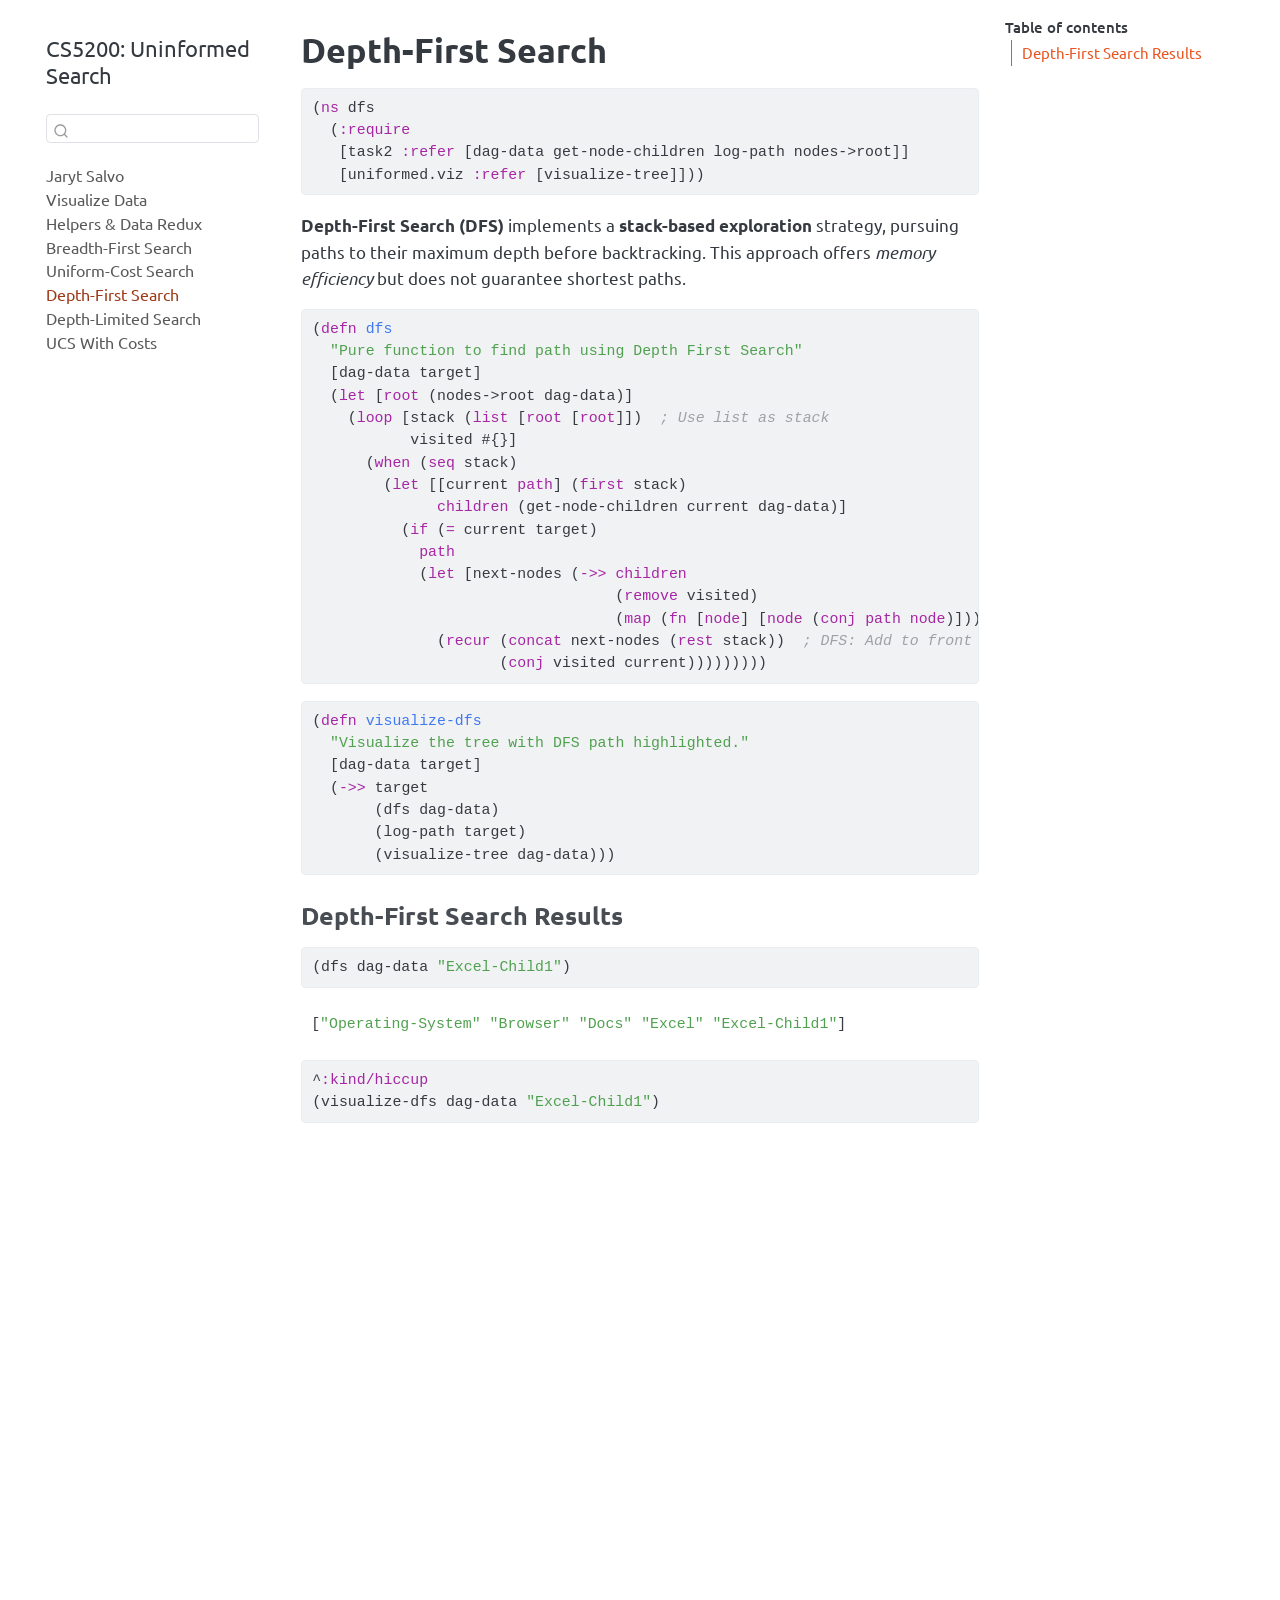
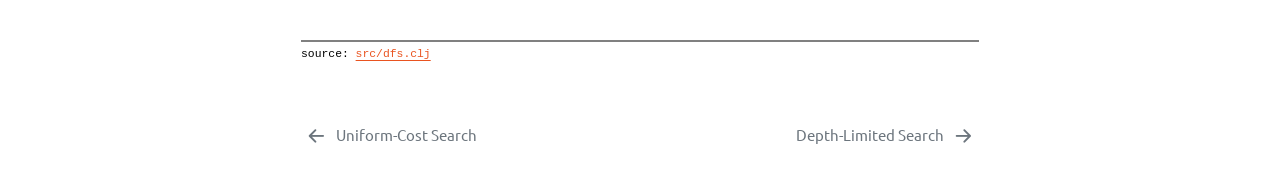
<file: docs/dfs.html>
<!DOCTYPE html>
<html xmlns="http://www.w3.org/1999/xhtml" lang="en" xml:lang="en"><head>

<meta charset="utf-8">
<meta name="generator" content="quarto-1.7.13">

<meta name="viewport" content="width=device-width, initial-scale=1.0, user-scalable=yes">


<title>Depth-First Search – CS5200: Uninformed Search</title>
<style>
code{white-space: pre-wrap;}
span.smallcaps{font-variant: small-caps;}
div.columns{display: flex; gap: min(4vw, 1.5em);}
div.column{flex: auto; overflow-x: auto;}
div.hanging-indent{margin-left: 1.5em; text-indent: -1.5em;}
ul.task-list{list-style: none;}
ul.task-list li input[type="checkbox"] {
  width: 0.8em;
  margin: 0 0.8em 0.2em -1em; /* quarto-specific, see https://github.com/quarto-dev/quarto-cli/issues/4556 */ 
  vertical-align: middle;
}
/* CSS for syntax highlighting */
pre > code.sourceCode { white-space: pre; position: relative; }
pre > code.sourceCode > span { line-height: 1.25; }
pre > code.sourceCode > span:empty { height: 1.2em; }
.sourceCode { overflow: visible; }
code.sourceCode > span { color: inherit; text-decoration: inherit; }
div.sourceCode { margin: 1em 0; }
pre.sourceCode { margin: 0; }
@media screen {
div.sourceCode { overflow: auto; }
}
@media print {
pre > code.sourceCode { white-space: pre-wrap; }
pre > code.sourceCode > span { display: inline-block; text-indent: -5em; padding-left: 5em; }
}
pre.numberSource code
  { counter-reset: source-line 0; }
pre.numberSource code > span
  { position: relative; left: -4em; counter-increment: source-line; }
pre.numberSource code > span > a:first-child::before
  { content: counter(source-line);
    position: relative; left: -1em; text-align: right; vertical-align: baseline;
    border: none; display: inline-block;
    -webkit-touch-callout: none; -webkit-user-select: none;
    -khtml-user-select: none; -moz-user-select: none;
    -ms-user-select: none; user-select: none;
    padding: 0 4px; width: 4em;
  }
pre.numberSource { margin-left: 3em;  padding-left: 4px; }
div.sourceCode
  {   }
@media screen {
pre > code.sourceCode > span > a:first-child::before { text-decoration: underline; }
}
</style>


<script src="site_libs/quarto-nav/quarto-nav.js"></script>
<script src="site_libs/quarto-nav/headroom.min.js"></script>
<script src="site_libs/clipboard/clipboard.min.js"></script>
<script src="site_libs/quarto-search/autocomplete.umd.js"></script>
<script src="site_libs/quarto-search/fuse.min.js"></script>
<script src="site_libs/quarto-search/quarto-search.js"></script>
<meta name="quarto:offset" content="./">
<link href="./dls.html" rel="next">
<link href="./ucs.html" rel="prev">
<script src="site_libs/quarto-html/quarto.js" type="module"></script>
<script src="site_libs/quarto-html/tabsets/tabsets.js" type="module"></script>
<script src="site_libs/quarto-html/popper.min.js"></script>
<script src="site_libs/quarto-html/tippy.umd.min.js"></script>
<script src="site_libs/quarto-html/anchor.min.js"></script>
<link href="site_libs/quarto-html/tippy.css" rel="stylesheet">
<link href="site_libs/quarto-html/quarto-syntax-highlighting-615660eb60d47078aa9677353a5e1ff2.css" rel="stylesheet" id="quarto-text-highlighting-styles">
<script src="site_libs/bootstrap/bootstrap.min.js"></script>
<link href="site_libs/bootstrap/bootstrap-icons.css" rel="stylesheet">
<link href="site_libs/bootstrap/bootstrap-9c2f30ade4d53e9db25a03b274907bc0.min.css" rel="stylesheet" append-hash="true" id="quarto-bootstrap" data-mode="light">
<script id="quarto-search-options" type="application/json">{
  "location": "sidebar",
  "copy-button": false,
  "collapse-after": 3,
  "panel-placement": "start",
  "type": "textbox",
  "limit": 50,
  "keyboard-shortcut": [
    "f",
    "/",
    "s"
  ],
  "show-item-context": false,
  "language": {
    "search-no-results-text": "No results",
    "search-matching-documents-text": "matching documents",
    "search-copy-link-title": "Copy link to search",
    "search-hide-matches-text": "Hide additional matches",
    "search-more-match-text": "more match in this document",
    "search-more-matches-text": "more matches in this document",
    "search-clear-button-title": "Clear",
    "search-text-placeholder": "",
    "search-detached-cancel-button-title": "Cancel",
    "search-submit-button-title": "Submit",
    "search-label": "Search"
  }
}</script>


</head>

<body class="nav-sidebar floating">

<div id="quarto-search-results"></div>
  <header id="quarto-header" class="headroom fixed-top">
  <nav class="quarto-secondary-nav">
    <div class="container-fluid d-flex">
      <button type="button" class="quarto-btn-toggle btn" data-bs-toggle="collapse" role="button" data-bs-target=".quarto-sidebar-collapse-item" aria-controls="quarto-sidebar" aria-expanded="false" aria-label="Toggle sidebar navigation" onclick="if (window.quartoToggleHeadroom) { window.quartoToggleHeadroom(); }">
        <i class="bi bi-layout-text-sidebar-reverse"></i>
      </button>
        <nav class="quarto-page-breadcrumbs" aria-label="breadcrumb"><ol class="breadcrumb"><li class="breadcrumb-item"><a href="./dfs.html"><span class="chapter-title">Depth-First Search</span></a></li></ol></nav>
        <a class="flex-grow-1" role="navigation" data-bs-toggle="collapse" data-bs-target=".quarto-sidebar-collapse-item" aria-controls="quarto-sidebar" aria-expanded="false" aria-label="Toggle sidebar navigation" onclick="if (window.quartoToggleHeadroom) { window.quartoToggleHeadroom(); }">      
        </a>
      <button type="button" class="btn quarto-search-button" aria-label="Search" onclick="window.quartoOpenSearch();">
        <i class="bi bi-search"></i>
      </button>
    </div>
  </nav>
</header>
<!-- content -->
<div id="quarto-content" class="quarto-container page-columns page-rows-contents page-layout-article">
<!-- sidebar -->
  <nav id="quarto-sidebar" class="sidebar collapse collapse-horizontal quarto-sidebar-collapse-item sidebar-navigation floating overflow-auto">
    <div class="pt-lg-2 mt-2 text-left sidebar-header">
    <div class="sidebar-title mb-0 py-0">
      <a href="./">CS5200: Uninformed Search</a> 
    </div>
      </div>
        <div class="mt-2 flex-shrink-0 align-items-center">
        <div class="sidebar-search">
        <div id="quarto-search" class="" title="Search"></div>
        </div>
        </div>
    <div class="sidebar-menu-container"> 
    <ul class="list-unstyled mt-1">
        <li class="sidebar-item">
  <div class="sidebar-item-container"> 
  <a href="./index.html" class="sidebar-item-text sidebar-link"><span class="chapter-title">Jaryt Salvo</span></a>
  </div>
</li>
        <li class="sidebar-item">
  <div class="sidebar-item-container"> 
  <a href="./task1.html" class="sidebar-item-text sidebar-link"><span class="chapter-title">Visualize Data</span></a>
  </div>
</li>
        <li class="sidebar-item">
  <div class="sidebar-item-container"> 
  <a href="./task2.html" class="sidebar-item-text sidebar-link"><span class="chapter-title">Helpers &amp; Data Redux</span></a>
  </div>
</li>
        <li class="sidebar-item">
  <div class="sidebar-item-container"> 
  <a href="./bfs.html" class="sidebar-item-text sidebar-link"><span class="chapter-title">Breadth-First Search</span></a>
  </div>
</li>
        <li class="sidebar-item">
  <div class="sidebar-item-container"> 
  <a href="./ucs.html" class="sidebar-item-text sidebar-link"><span class="chapter-title">Uniform-Cost Search</span></a>
  </div>
</li>
        <li class="sidebar-item">
  <div class="sidebar-item-container"> 
  <a href="./dfs.html" class="sidebar-item-text sidebar-link active"><span class="chapter-title">Depth-First Search</span></a>
  </div>
</li>
        <li class="sidebar-item">
  <div class="sidebar-item-container"> 
  <a href="./dls.html" class="sidebar-item-text sidebar-link"><span class="chapter-title">Depth-Limited Search</span></a>
  </div>
</li>
        <li class="sidebar-item">
  <div class="sidebar-item-container"> 
  <a href="./ucs_plus.html" class="sidebar-item-text sidebar-link"><span class="chapter-title">UCS With Costs</span></a>
  </div>
</li>
    </ul>
    </div>
</nav>
<div id="quarto-sidebar-glass" class="quarto-sidebar-collapse-item" data-bs-toggle="collapse" data-bs-target=".quarto-sidebar-collapse-item"></div>
<!-- margin-sidebar -->
    <div id="quarto-margin-sidebar" class="sidebar margin-sidebar">
        <nav id="TOC" role="doc-toc" class="toc-active">
    <h2 id="toc-title">Table of contents</h2>
   
  <ul>
  <li><a href="#depth-first-search-results" id="toc-depth-first-search-results" class="nav-link active" data-scroll-target="#depth-first-search-results">Depth-First Search Results</a></li>
  </ul>
</nav>
    </div>
<!-- main -->
<main class="content" id="quarto-document-content">

<header id="title-block-header" class="quarto-title-block default">
<div class="quarto-title">
<h1 class="title"><span class="chapter-title">Depth-First Search</span></h1>
</div>



<div class="quarto-title-meta">

    
  
    
  </div>
  


</header>


<style></style>
<style>.printedClojure .sourceCode {
  background-color: transparent;
  border-style: none;
}
</style>
<style>.clay-limit-image-width .clay-image {max-width: 100%}
.clay-side-by-side .sourceCode {margin: 0}
.clay-side-by-side {margin: 1em 0}
</style>
<script src="dfs_files/md-default0.js" type="text/javascript"></script>
<script src="dfs_files/md-default1.js" type="text/javascript"></script>
<div class="sourceClojure">
<div class="sourceCode" id="cb1"><pre class="sourceCode clojure code-with-copy"><code class="sourceCode clojure"><span id="cb1-1"><a href="#cb1-1" aria-hidden="true" tabindex="-1"></a>(<span class="kw">ns</span> dfs</span>
<span id="cb1-2"><a href="#cb1-2" aria-hidden="true" tabindex="-1"></a>  (<span class="at">:require</span></span>
<span id="cb1-3"><a href="#cb1-3" aria-hidden="true" tabindex="-1"></a>   [task2 <span class="at">:refer</span> [dag-data get-node-children log-path nodes-&gt;root]]</span>
<span id="cb1-4"><a href="#cb1-4" aria-hidden="true" tabindex="-1"></a>   [uniformed.viz <span class="at">:refer</span> [visualize-tree]]))</span></code><button title="Copy to Clipboard" class="code-copy-button"><i class="bi"></i></button></pre></div>
</div>
<p><strong>Depth-First Search (DFS)</strong> implements a <strong>stack-based exploration</strong> strategy, pursuing paths to their maximum depth before backtracking. This approach offers <em>memory efficiency</em> but does not guarantee shortest paths.</p>
<div class="sourceClojure">
<div class="sourceCode" id="cb2"><pre class="sourceCode clojure code-with-copy"><code class="sourceCode clojure"><span id="cb2-1"><a href="#cb2-1" aria-hidden="true" tabindex="-1"></a>(<span class="bu">defn</span><span class="fu"> dfs</span></span>
<span id="cb2-2"><a href="#cb2-2" aria-hidden="true" tabindex="-1"></a>  <span class="st">"Pure function to find path using Depth First Search"</span></span>
<span id="cb2-3"><a href="#cb2-3" aria-hidden="true" tabindex="-1"></a>  [dag-data target]</span>
<span id="cb2-4"><a href="#cb2-4" aria-hidden="true" tabindex="-1"></a>  (<span class="kw">let</span> [<span class="kw">root</span> (nodes-&gt;root dag-data)]</span>
<span id="cb2-5"><a href="#cb2-5" aria-hidden="true" tabindex="-1"></a>    (<span class="kw">loop</span> [stack (<span class="kw">list</span> [<span class="kw">root</span> [<span class="kw">root</span>]])  <span class="co">; Use list as stack</span></span>
<span id="cb2-6"><a href="#cb2-6" aria-hidden="true" tabindex="-1"></a>           visited #{}]</span>
<span id="cb2-7"><a href="#cb2-7" aria-hidden="true" tabindex="-1"></a>      (<span class="kw">when</span> (<span class="kw">seq</span> stack)</span>
<span id="cb2-8"><a href="#cb2-8" aria-hidden="true" tabindex="-1"></a>        (<span class="kw">let</span> [[current <span class="kw">path</span>] (<span class="kw">first</span> stack)</span>
<span id="cb2-9"><a href="#cb2-9" aria-hidden="true" tabindex="-1"></a>              <span class="kw">children</span> (get-node-children current dag-data)]</span>
<span id="cb2-10"><a href="#cb2-10" aria-hidden="true" tabindex="-1"></a>          (<span class="kw">if</span> (<span class="kw">=</span> current target)</span>
<span id="cb2-11"><a href="#cb2-11" aria-hidden="true" tabindex="-1"></a>            <span class="kw">path</span></span>
<span id="cb2-12"><a href="#cb2-12" aria-hidden="true" tabindex="-1"></a>            (<span class="kw">let</span> [next-nodes (<span class="kw">-&gt;&gt;</span> <span class="kw">children</span></span>
<span id="cb2-13"><a href="#cb2-13" aria-hidden="true" tabindex="-1"></a>                                  (<span class="kw">remove</span> visited)</span>
<span id="cb2-14"><a href="#cb2-14" aria-hidden="true" tabindex="-1"></a>                                  (<span class="kw">map</span> (<span class="kw">fn</span> [<span class="kw">node</span>] [<span class="kw">node</span> (<span class="kw">conj</span> <span class="kw">path</span> <span class="kw">node</span>)])))]</span>
<span id="cb2-15"><a href="#cb2-15" aria-hidden="true" tabindex="-1"></a>              (<span class="kw">recur</span> (<span class="kw">concat</span> next-nodes (<span class="kw">rest</span> stack))  <span class="co">; DFS: Add to front</span></span>
<span id="cb2-16"><a href="#cb2-16" aria-hidden="true" tabindex="-1"></a>                     (<span class="kw">conj</span> visited current)))))))))</span></code><button title="Copy to Clipboard" class="code-copy-button"><i class="bi"></i></button></pre></div>
</div>
<div class="sourceClojure">
<div class="sourceCode" id="cb3"><pre class="sourceCode clojure code-with-copy"><code class="sourceCode clojure"><span id="cb3-1"><a href="#cb3-1" aria-hidden="true" tabindex="-1"></a>(<span class="bu">defn</span><span class="fu"> visualize-dfs</span></span>
<span id="cb3-2"><a href="#cb3-2" aria-hidden="true" tabindex="-1"></a>  <span class="st">"Visualize the tree with DFS path highlighted."</span></span>
<span id="cb3-3"><a href="#cb3-3" aria-hidden="true" tabindex="-1"></a>  [dag-data target]</span>
<span id="cb3-4"><a href="#cb3-4" aria-hidden="true" tabindex="-1"></a>  (<span class="kw">-&gt;&gt;</span> target</span>
<span id="cb3-5"><a href="#cb3-5" aria-hidden="true" tabindex="-1"></a>       (dfs dag-data)</span>
<span id="cb3-6"><a href="#cb3-6" aria-hidden="true" tabindex="-1"></a>       (log-path target)</span>
<span id="cb3-7"><a href="#cb3-7" aria-hidden="true" tabindex="-1"></a>       (visualize-tree dag-data)))</span></code><button title="Copy to Clipboard" class="code-copy-button"><i class="bi"></i></button></pre></div>
</div>
<section id="depth-first-search-results" class="level3">
<h3 class="anchored" data-anchor-id="depth-first-search-results">Depth-First Search Results</h3>
<div class="sourceClojure">
<div class="sourceCode" id="cb4"><pre class="sourceCode clojure code-with-copy"><code class="sourceCode clojure"><span id="cb4-1"><a href="#cb4-1" aria-hidden="true" tabindex="-1"></a>(dfs dag-data <span class="st">"Excel-Child1"</span>)</span></code><button title="Copy to Clipboard" class="code-copy-button"><i class="bi"></i></button></pre></div>
</div>
<div class="printedClojure">
<div class="sourceCode" id="cb5"><pre class="sourceCode clojure code-with-copy"><code class="sourceCode clojure"><span id="cb5-1"><a href="#cb5-1" aria-hidden="true" tabindex="-1"></a>[<span class="st">"Operating-System"</span> <span class="st">"Browser"</span> <span class="st">"Docs"</span> <span class="st">"Excel"</span> <span class="st">"Excel-Child1"</span>]</span></code><button title="Copy to Clipboard" class="code-copy-button"><i class="bi"></i></button></pre></div>
</div>
<div class="sourceClojure">
<div class="sourceCode" id="cb6"><pre class="sourceCode clojure code-with-copy"><code class="sourceCode clojure"><span id="cb6-1"><a href="#cb6-1" aria-hidden="true" tabindex="-1"></a>^<span class="at">:kind/hiccup</span></span>
<span id="cb6-2"><a href="#cb6-2" aria-hidden="true" tabindex="-1"></a>(visualize-dfs dag-data <span class="st">"Excel-Child1"</span>)</span></code><button title="Copy to Clipboard" class="code-copy-button"><i class="bi"></i></button></pre></div>
</div>

<meta charset="UTF-8"><script src="https://d3js.org/d3.v7.min.js"></script><style>body { 
     margin: 0;
     padding: 0;
     overflow: auto;
     background: white;
   }
   .tree-container {
    width: fit-content;
    min-width: 800px;
    margin: 0 auto;
    height: 100%;
    min-height: 500px;
    background: white;
    overflow: auto;
  }
  .node circle {
    fill: #ADD8E6;
    stroke: #666;
    stroke-width: 1.5px;
  }
  .node.highlighted circle {
    fill: #FFA500 !important;
    stroke: #666;
    stroke-width: 2px;
  }
  .node text {
    font-size: 12px;
    text-anchor: middle;
    dominant-baseline: middle;
  }
  .link {
    fill: none;
    stroke: #999;
    stroke-width: 1.5px;
  }
  .link.highlighted {
    stroke: #FFA500 !important;
    stroke-width: 2.5px;
  }
  </style><div class="tree-container"></div><script type="text/javascript">
  const data = {"nodes":[{"id":"Operating-System","name":"Operating-System","level":0,"cost":1,"parent":null,"x":0,"y":0,"highlighted":"Operating-System"},{"id":"Browser","name":"Browser","level":1,"cost":1,"parent":"Operating-System","x":-200,"y":150,"highlighted":"Browser"},{"id":"Email","name":"Email","level":1,"cost":1,"parent":"Operating-System","x":0,"y":150,"highlighted":null},{"id":"Social-Media","name":"Social-Media","level":1,"cost":1,"parent":"Operating-System","x":200,"y":150,"highlighted":null},{"id":"Docs","name":"Docs","level":2,"cost":1,"parent":"Browser","x":-320,"y":300,"highlighted":"Docs"},{"id":"Maps","name":"Maps","level":2,"cost":1,"parent":"Browser","x":-240,"y":300,"highlighted":null},{"id":"Search","name":"Search","level":2,"cost":1,"parent":"Browser","x":-160,"y":300,"highlighted":null},{"id":"Chat","name":"Chat","level":2,"cost":1,"parent":"Email","x":-80,"y":300,"highlighted":null},{"id":"Cloud","name":"Cloud","level":2,"cost":1,"parent":"Email","x":0,"y":300,"highlighted":null},{"id":"File","name":"File","level":2,"cost":1,"parent":"Email","x":80,"y":300,"highlighted":null},{"id":"Games","name":"Games","level":2,"cost":1,"parent":"Social-Media","x":160,"y":300,"highlighted":null},{"id":"Photos","name":"Photos","level":2,"cost":1,"parent":"Social-Media","x":240,"y":300,"highlighted":null},{"id":"Videos","name":"Videos","level":2,"cost":1,"parent":"Social-Media","x":320,"y":300,"highlighted":null},{"id":"PowerPoint","name":"PowerPoint","level":3,"cost":1,"parent":"File","x":-200,"y":450,"highlighted":null},{"id":"Excel","name":"Excel","level":3,"cost":1,"parent":"Email","x":0,"y":450,"highlighted":"Excel"},{"id":"Word","name":"Word","level":3,"cost":1,"parent":"File","x":200,"y":450,"highlighted":null},{"id":"PowerPoint-Child1","name":"PowerPoint-Child1","level":4,"cost":1,"parent":"PowerPoint","x":-320,"y":600,"highlighted":null},{"id":"PowerPoint-Child2","name":"PowerPoint-Child2","level":4,"cost":1,"parent":"PowerPoint","x":-240,"y":600,"highlighted":null},{"id":"PowerPoint-Child3","name":"PowerPoint-Child3","level":4,"cost":1,"parent":"PowerPoint","x":-160,"y":600,"highlighted":null},{"id":"Excel-Child1","name":"Excel-Child1","level":4,"cost":1,"parent":"Excel","x":-80,"y":600,"highlighted":"Excel-Child1"},{"id":"Excel-Child2","name":"Excel-Child2","level":4,"cost":1,"parent":"Excel","x":0,"y":600,"highlighted":null},{"id":"Excel-Child3","name":"Excel-Child3","level":4,"cost":1,"parent":"Excel","x":80,"y":600,"highlighted":null},{"id":"Word-Child1","name":"Word-Child1","level":4,"cost":1,"parent":"Word","x":160,"y":600,"highlighted":null},{"id":"Word-Child2","name":"Word-Child2","level":4,"cost":1,"parent":"Word","x":240,"y":600,"highlighted":null},{"id":"Word-Child3","name":"Word-Child3","level":4,"cost":1,"parent":"Word","x":320,"y":600,"highlighted":null}],"links":[{"source":"Email","target":"Chat","cost":1,"highlighted":null},{"source":"Email","target":"Cloud","cost":1,"highlighted":null},{"source":"Email","target":"Excel","cost":1,"highlighted":null},{"source":"Email","target":"File","cost":1,"highlighted":null},{"source":"File","target":"Excel","cost":1,"highlighted":null},{"source":"File","target":"PowerPoint","cost":1,"highlighted":null},{"source":"File","target":"Word","cost":1,"highlighted":null},{"source":"Browser","target":"Docs","cost":1,"highlighted":true},{"source":"Browser","target":"Maps","cost":1,"highlighted":null},{"source":"Browser","target":"Search","cost":1,"highlighted":null},{"source":"PowerPoint","target":"PowerPoint-Child1","cost":1,"highlighted":null},{"source":"PowerPoint","target":"PowerPoint-Child2","cost":1,"highlighted":null},{"source":"PowerPoint","target":"PowerPoint-Child3","cost":1,"highlighted":null},{"source":"Operating-System","target":"Browser","cost":1,"highlighted":true},{"source":"Operating-System","target":"Email","cost":1,"highlighted":null},{"source":"Operating-System","target":"Social-Media","cost":1,"highlighted":null},{"source":"Social-Media","target":"Games","cost":1,"highlighted":null},{"source":"Social-Media","target":"Photos","cost":1,"highlighted":null},{"source":"Social-Media","target":"Videos","cost":1,"highlighted":null},{"source":"Excel","target":"Excel-Child1","cost":1,"highlighted":true},{"source":"Excel","target":"Excel-Child2","cost":1,"highlighted":null},{"source":"Excel","target":"Excel-Child3","cost":1,"highlighted":null},{"source":"Word","target":"Word-Child1","cost":1,"highlighted":null},{"source":"Word","target":"Word-Child2","cost":1,"highlighted":null},{"source":"Word","target":"Word-Child3","cost":1,"highlighted":null},{"source":"Word","target":"Excel-Child1","cost":1,"highlighted":null},{"source":"Games","target":"Excel","cost":1,"highlighted":null},{"source":"Games","target":"PowerPoint","cost":1,"highlighted":null},{"source":"Games","target":"Word","cost":1,"highlighted":null},{"source":"Docs","target":"Excel","cost":1,"highlighted":true},{"source":"Docs","target":"PowerPoint","cost":1,"highlighted":null},{"source":"Docs","target":"Word","cost":1,"highlighted":null}]};
  console.log('DAG data:', data);
  
  // Calculate required width based on node positions
  const nodeExtent = d3.extent(data.nodes, d => d.x);
  const width = Math.max(800, nodeExtent[1] - nodeExtent[0] + 200); // Add padding
  const height = window.innerHeight;
  const nodeRadius = 30;
  
  const svg = d3.select('.tree-container')
    .append('svg')
    .attr('width', width)
    .attr('height', height)
    .append('g')
    .attr('transform', `translate(${width/2},60)`);

  // Create links
  const link = svg.append('g')
    .selectAll('path')
    .data(data.links)
    .join('path')
    .attr('class', d => d.highlighted ? 'link highlighted' : 'link')
    .attr('d', d => {
      const sourceNode = data.nodes.find(n => n.id === d.source);
      const targetNode = data.nodes.find(n => n.id === d.target);
      return `M${sourceNode.x},${sourceNode.y}
              C${sourceNode.x},${(sourceNode.y + targetNode.y) / 2}
               ${targetNode.x},${(sourceNode.y + targetNode.y) / 2}
               ${targetNode.x},${targetNode.y}`;
    });

  // Create nodes
  const node = svg.append('g')
    .selectAll('.node')
    .data(data.nodes)
    .join('g')
    .attr('class', d => d.highlighted ? 'node highlighted' : 'node')
    .attr('transform', d => `translate(${d.x},${d.y})`);

  // Add circles to nodes
  node.append('circle')
    .attr('r', nodeRadius);

  // Add labels to nodes
  node.append('text')
    .text(d => d.id)
    .call(wrap, nodeRadius * 1.8);

  // Text wrapping function
  function wrap(text, width) {
    text.each(function() {
      const text = d3.select(this);
      const words = text.text().split(/\s+/);
      const lines = [];
      let line = [];
      
      words.forEach(word => {
        line.push(word);
        if (line.join(' ').length > width/4) {
          lines.push(line.join(' '));
          line = [];
        }
      });
      if (line.length > 0) lines.push(line.join(' '));
      
      const lineHeight = 1.1;
      text.text(null);
      lines.forEach((l, i) => {
        text.append('tspan')
          .text(l)
          .attr('x', 0)
          .attr('dy', i === 0 ? -((lines.length-1) * lineHeight)/2 + 'em' : lineHeight + 'em');
      });
    });
  }

  // Add zoom behavior
  const zoom = d3.zoom()
    .scaleExtent([0.1, 4])
    .on('zoom', (event) => {
      svg.attr('transform', event.transform);
    });

  d3.select('svg').call(zoom);
  </script>
<div style="background-color:grey;height:2px;width:100%;"></div>
<div><pre><small><small>source: <a href="https://github.com/adabwana/sp25-cs5200-hw4/blob/master/src/dfs.clj">src/dfs.clj</a></small></small></pre></div>


</section>

</main> <!-- /main -->
<script id="quarto-html-after-body" type="application/javascript">
window.document.addEventListener("DOMContentLoaded", function (event) {
  const toggleBodyColorMode = (bsSheetEl) => {
    const mode = bsSheetEl.getAttribute("data-mode");
    const bodyEl = window.document.querySelector("body");
    if (mode === "dark") {
      bodyEl.classList.add("quarto-dark");
      bodyEl.classList.remove("quarto-light");
    } else {
      bodyEl.classList.add("quarto-light");
      bodyEl.classList.remove("quarto-dark");
    }
  }
  const toggleBodyColorPrimary = () => {
    const bsSheetEl = window.document.querySelector("link#quarto-bootstrap");
    if (bsSheetEl) {
      toggleBodyColorMode(bsSheetEl);
    }
  }
  toggleBodyColorPrimary();  
  const icon = "";
  const anchorJS = new window.AnchorJS();
  anchorJS.options = {
    placement: 'right',
    icon: icon
  };
  anchorJS.add('.anchored');
  const isCodeAnnotation = (el) => {
    for (const clz of el.classList) {
      if (clz.startsWith('code-annotation-')) {                     
        return true;
      }
    }
    return false;
  }
  const onCopySuccess = function(e) {
    // button target
    const button = e.trigger;
    // don't keep focus
    button.blur();
    // flash "checked"
    button.classList.add('code-copy-button-checked');
    var currentTitle = button.getAttribute("title");
    button.setAttribute("title", "Copied!");
    let tooltip;
    if (window.bootstrap) {
      button.setAttribute("data-bs-toggle", "tooltip");
      button.setAttribute("data-bs-placement", "left");
      button.setAttribute("data-bs-title", "Copied!");
      tooltip = new bootstrap.Tooltip(button, 
        { trigger: "manual", 
          customClass: "code-copy-button-tooltip",
          offset: [0, -8]});
      tooltip.show();    
    }
    setTimeout(function() {
      if (tooltip) {
        tooltip.hide();
        button.removeAttribute("data-bs-title");
        button.removeAttribute("data-bs-toggle");
        button.removeAttribute("data-bs-placement");
      }
      button.setAttribute("title", currentTitle);
      button.classList.remove('code-copy-button-checked');
    }, 1000);
    // clear code selection
    e.clearSelection();
  }
  const getTextToCopy = function(trigger) {
      const codeEl = trigger.previousElementSibling.cloneNode(true);
      for (const childEl of codeEl.children) {
        if (isCodeAnnotation(childEl)) {
          childEl.remove();
        }
      }
      return codeEl.innerText;
  }
  const clipboard = new window.ClipboardJS('.code-copy-button:not([data-in-quarto-modal])', {
    text: getTextToCopy
  });
  clipboard.on('success', onCopySuccess);
  if (window.document.getElementById('quarto-embedded-source-code-modal')) {
    const clipboardModal = new window.ClipboardJS('.code-copy-button[data-in-quarto-modal]', {
      text: getTextToCopy,
      container: window.document.getElementById('quarto-embedded-source-code-modal')
    });
    clipboardModal.on('success', onCopySuccess);
  }
    var localhostRegex = new RegExp(/^(?:http|https):\/\/localhost\:?[0-9]*\//);
    var mailtoRegex = new RegExp(/^mailto:/);
      var filterRegex = new RegExp('/' + window.location.host + '/');
    var isInternal = (href) => {
        return filterRegex.test(href) || localhostRegex.test(href) || mailtoRegex.test(href);
    }
    // Inspect non-navigation links and adorn them if external
 	var links = window.document.querySelectorAll('a[href]:not(.nav-link):not(.navbar-brand):not(.toc-action):not(.sidebar-link):not(.sidebar-item-toggle):not(.pagination-link):not(.no-external):not([aria-hidden]):not(.dropdown-item):not(.quarto-navigation-tool):not(.about-link)');
    for (var i=0; i<links.length; i++) {
      const link = links[i];
      if (!isInternal(link.href)) {
        // undo the damage that might have been done by quarto-nav.js in the case of
        // links that we want to consider external
        if (link.dataset.originalHref !== undefined) {
          link.href = link.dataset.originalHref;
        }
      }
    }
  function tippyHover(el, contentFn, onTriggerFn, onUntriggerFn) {
    const config = {
      allowHTML: true,
      maxWidth: 500,
      delay: 100,
      arrow: false,
      appendTo: function(el) {
          return el.parentElement;
      },
      interactive: true,
      interactiveBorder: 10,
      theme: 'quarto',
      placement: 'bottom-start',
    };
    if (contentFn) {
      config.content = contentFn;
    }
    if (onTriggerFn) {
      config.onTrigger = onTriggerFn;
    }
    if (onUntriggerFn) {
      config.onUntrigger = onUntriggerFn;
    }
    window.tippy(el, config); 
  }
  const noterefs = window.document.querySelectorAll('a[role="doc-noteref"]');
  for (var i=0; i<noterefs.length; i++) {
    const ref = noterefs[i];
    tippyHover(ref, function() {
      // use id or data attribute instead here
      let href = ref.getAttribute('data-footnote-href') || ref.getAttribute('href');
      try { href = new URL(href).hash; } catch {}
      const id = href.replace(/^#\/?/, "");
      const note = window.document.getElementById(id);
      if (note) {
        return note.innerHTML;
      } else {
        return "";
      }
    });
  }
  const xrefs = window.document.querySelectorAll('a.quarto-xref');
  const processXRef = (id, note) => {
    // Strip column container classes
    const stripColumnClz = (el) => {
      el.classList.remove("page-full", "page-columns");
      if (el.children) {
        for (const child of el.children) {
          stripColumnClz(child);
        }
      }
    }
    stripColumnClz(note)
    if (id === null || id.startsWith('sec-')) {
      // Special case sections, only their first couple elements
      const container = document.createElement("div");
      if (note.children && note.children.length > 2) {
        container.appendChild(note.children[0].cloneNode(true));
        for (let i = 1; i < note.children.length; i++) {
          const child = note.children[i];
          if (child.tagName === "P" && child.innerText === "") {
            continue;
          } else {
            container.appendChild(child.cloneNode(true));
            break;
          }
        }
        if (window.Quarto?.typesetMath) {
          window.Quarto.typesetMath(container);
        }
        return container.innerHTML
      } else {
        if (window.Quarto?.typesetMath) {
          window.Quarto.typesetMath(note);
        }
        return note.innerHTML;
      }
    } else {
      // Remove any anchor links if they are present
      const anchorLink = note.querySelector('a.anchorjs-link');
      if (anchorLink) {
        anchorLink.remove();
      }
      if (window.Quarto?.typesetMath) {
        window.Quarto.typesetMath(note);
      }
      if (note.classList.contains("callout")) {
        return note.outerHTML;
      } else {
        return note.innerHTML;
      }
    }
  }
  for (var i=0; i<xrefs.length; i++) {
    const xref = xrefs[i];
    tippyHover(xref, undefined, function(instance) {
      instance.disable();
      let url = xref.getAttribute('href');
      let hash = undefined; 
      if (url.startsWith('#')) {
        hash = url;
      } else {
        try { hash = new URL(url).hash; } catch {}
      }
      if (hash) {
        const id = hash.replace(/^#\/?/, "");
        const note = window.document.getElementById(id);
        if (note !== null) {
          try {
            const html = processXRef(id, note.cloneNode(true));
            instance.setContent(html);
          } finally {
            instance.enable();
            instance.show();
          }
        } else {
          // See if we can fetch this
          fetch(url.split('#')[0])
          .then(res => res.text())
          .then(html => {
            const parser = new DOMParser();
            const htmlDoc = parser.parseFromString(html, "text/html");
            const note = htmlDoc.getElementById(id);
            if (note !== null) {
              const html = processXRef(id, note);
              instance.setContent(html);
            } 
          }).finally(() => {
            instance.enable();
            instance.show();
          });
        }
      } else {
        // See if we can fetch a full url (with no hash to target)
        // This is a special case and we should probably do some content thinning / targeting
        fetch(url)
        .then(res => res.text())
        .then(html => {
          const parser = new DOMParser();
          const htmlDoc = parser.parseFromString(html, "text/html");
          const note = htmlDoc.querySelector('main.content');
          if (note !== null) {
            // This should only happen for chapter cross references
            // (since there is no id in the URL)
            // remove the first header
            if (note.children.length > 0 && note.children[0].tagName === "HEADER") {
              note.children[0].remove();
            }
            const html = processXRef(null, note);
            instance.setContent(html);
          } 
        }).finally(() => {
          instance.enable();
          instance.show();
        });
      }
    }, function(instance) {
    });
  }
      let selectedAnnoteEl;
      const selectorForAnnotation = ( cell, annotation) => {
        let cellAttr = 'data-code-cell="' + cell + '"';
        let lineAttr = 'data-code-annotation="' +  annotation + '"';
        const selector = 'span[' + cellAttr + '][' + lineAttr + ']';
        return selector;
      }
      const selectCodeLines = (annoteEl) => {
        const doc = window.document;
        const targetCell = annoteEl.getAttribute("data-target-cell");
        const targetAnnotation = annoteEl.getAttribute("data-target-annotation");
        const annoteSpan = window.document.querySelector(selectorForAnnotation(targetCell, targetAnnotation));
        const lines = annoteSpan.getAttribute("data-code-lines").split(",");
        const lineIds = lines.map((line) => {
          return targetCell + "-" + line;
        })
        let top = null;
        let height = null;
        let parent = null;
        if (lineIds.length > 0) {
            //compute the position of the single el (top and bottom and make a div)
            const el = window.document.getElementById(lineIds[0]);
            top = el.offsetTop;
            height = el.offsetHeight;
            parent = el.parentElement.parentElement;
          if (lineIds.length > 1) {
            const lastEl = window.document.getElementById(lineIds[lineIds.length - 1]);
            const bottom = lastEl.offsetTop + lastEl.offsetHeight;
            height = bottom - top;
          }
          if (top !== null && height !== null && parent !== null) {
            // cook up a div (if necessary) and position it 
            let div = window.document.getElementById("code-annotation-line-highlight");
            if (div === null) {
              div = window.document.createElement("div");
              div.setAttribute("id", "code-annotation-line-highlight");
              div.style.position = 'absolute';
              parent.appendChild(div);
            }
            div.style.top = top - 2 + "px";
            div.style.height = height + 4 + "px";
            div.style.left = 0;
            let gutterDiv = window.document.getElementById("code-annotation-line-highlight-gutter");
            if (gutterDiv === null) {
              gutterDiv = window.document.createElement("div");
              gutterDiv.setAttribute("id", "code-annotation-line-highlight-gutter");
              gutterDiv.style.position = 'absolute';
              const codeCell = window.document.getElementById(targetCell);
              const gutter = codeCell.querySelector('.code-annotation-gutter');
              gutter.appendChild(gutterDiv);
            }
            gutterDiv.style.top = top - 2 + "px";
            gutterDiv.style.height = height + 4 + "px";
          }
          selectedAnnoteEl = annoteEl;
        }
      };
      const unselectCodeLines = () => {
        const elementsIds = ["code-annotation-line-highlight", "code-annotation-line-highlight-gutter"];
        elementsIds.forEach((elId) => {
          const div = window.document.getElementById(elId);
          if (div) {
            div.remove();
          }
        });
        selectedAnnoteEl = undefined;
      };
        // Handle positioning of the toggle
    window.addEventListener(
      "resize",
      throttle(() => {
        elRect = undefined;
        if (selectedAnnoteEl) {
          selectCodeLines(selectedAnnoteEl);
        }
      }, 10)
    );
    function throttle(fn, ms) {
    let throttle = false;
    let timer;
      return (...args) => {
        if(!throttle) { // first call gets through
            fn.apply(this, args);
            throttle = true;
        } else { // all the others get throttled
            if(timer) clearTimeout(timer); // cancel #2
            timer = setTimeout(() => {
              fn.apply(this, args);
              timer = throttle = false;
            }, ms);
        }
      };
    }
      // Attach click handler to the DT
      const annoteDls = window.document.querySelectorAll('dt[data-target-cell]');
      for (const annoteDlNode of annoteDls) {
        annoteDlNode.addEventListener('click', (event) => {
          const clickedEl = event.target;
          if (clickedEl !== selectedAnnoteEl) {
            unselectCodeLines();
            const activeEl = window.document.querySelector('dt[data-target-cell].code-annotation-active');
            if (activeEl) {
              activeEl.classList.remove('code-annotation-active');
            }
            selectCodeLines(clickedEl);
            clickedEl.classList.add('code-annotation-active');
          } else {
            // Unselect the line
            unselectCodeLines();
            clickedEl.classList.remove('code-annotation-active');
          }
        });
      }
  const findCites = (el) => {
    const parentEl = el.parentElement;
    if (parentEl) {
      const cites = parentEl.dataset.cites;
      if (cites) {
        return {
          el,
          cites: cites.split(' ')
        };
      } else {
        return findCites(el.parentElement)
      }
    } else {
      return undefined;
    }
  };
  var bibliorefs = window.document.querySelectorAll('a[role="doc-biblioref"]');
  for (var i=0; i<bibliorefs.length; i++) {
    const ref = bibliorefs[i];
    const citeInfo = findCites(ref);
    if (citeInfo) {
      tippyHover(citeInfo.el, function() {
        var popup = window.document.createElement('div');
        citeInfo.cites.forEach(function(cite) {
          var citeDiv = window.document.createElement('div');
          citeDiv.classList.add('hanging-indent');
          citeDiv.classList.add('csl-entry');
          var biblioDiv = window.document.getElementById('ref-' + cite);
          if (biblioDiv) {
            citeDiv.innerHTML = biblioDiv.innerHTML;
          }
          popup.appendChild(citeDiv);
        });
        return popup.innerHTML;
      });
    }
  }
});
</script>
<nav class="page-navigation">
  <div class="nav-page nav-page-previous">
      <a href="./ucs.html" class="pagination-link" aria-label="Uniform-Cost Search">
        <i class="bi bi-arrow-left-short"></i> <span class="nav-page-text"><span class="chapter-title">Uniform-Cost Search</span></span>
      </a>          
  </div>
  <div class="nav-page nav-page-next">
      <a href="./dls.html" class="pagination-link" aria-label="Depth-Limited Search">
        <span class="nav-page-text"><span class="chapter-title">Depth-Limited Search</span></span> <i class="bi bi-arrow-right-short"></i>
      </a>
  </div>
</nav>
</div> <!-- /content -->




</body></html>
</file>
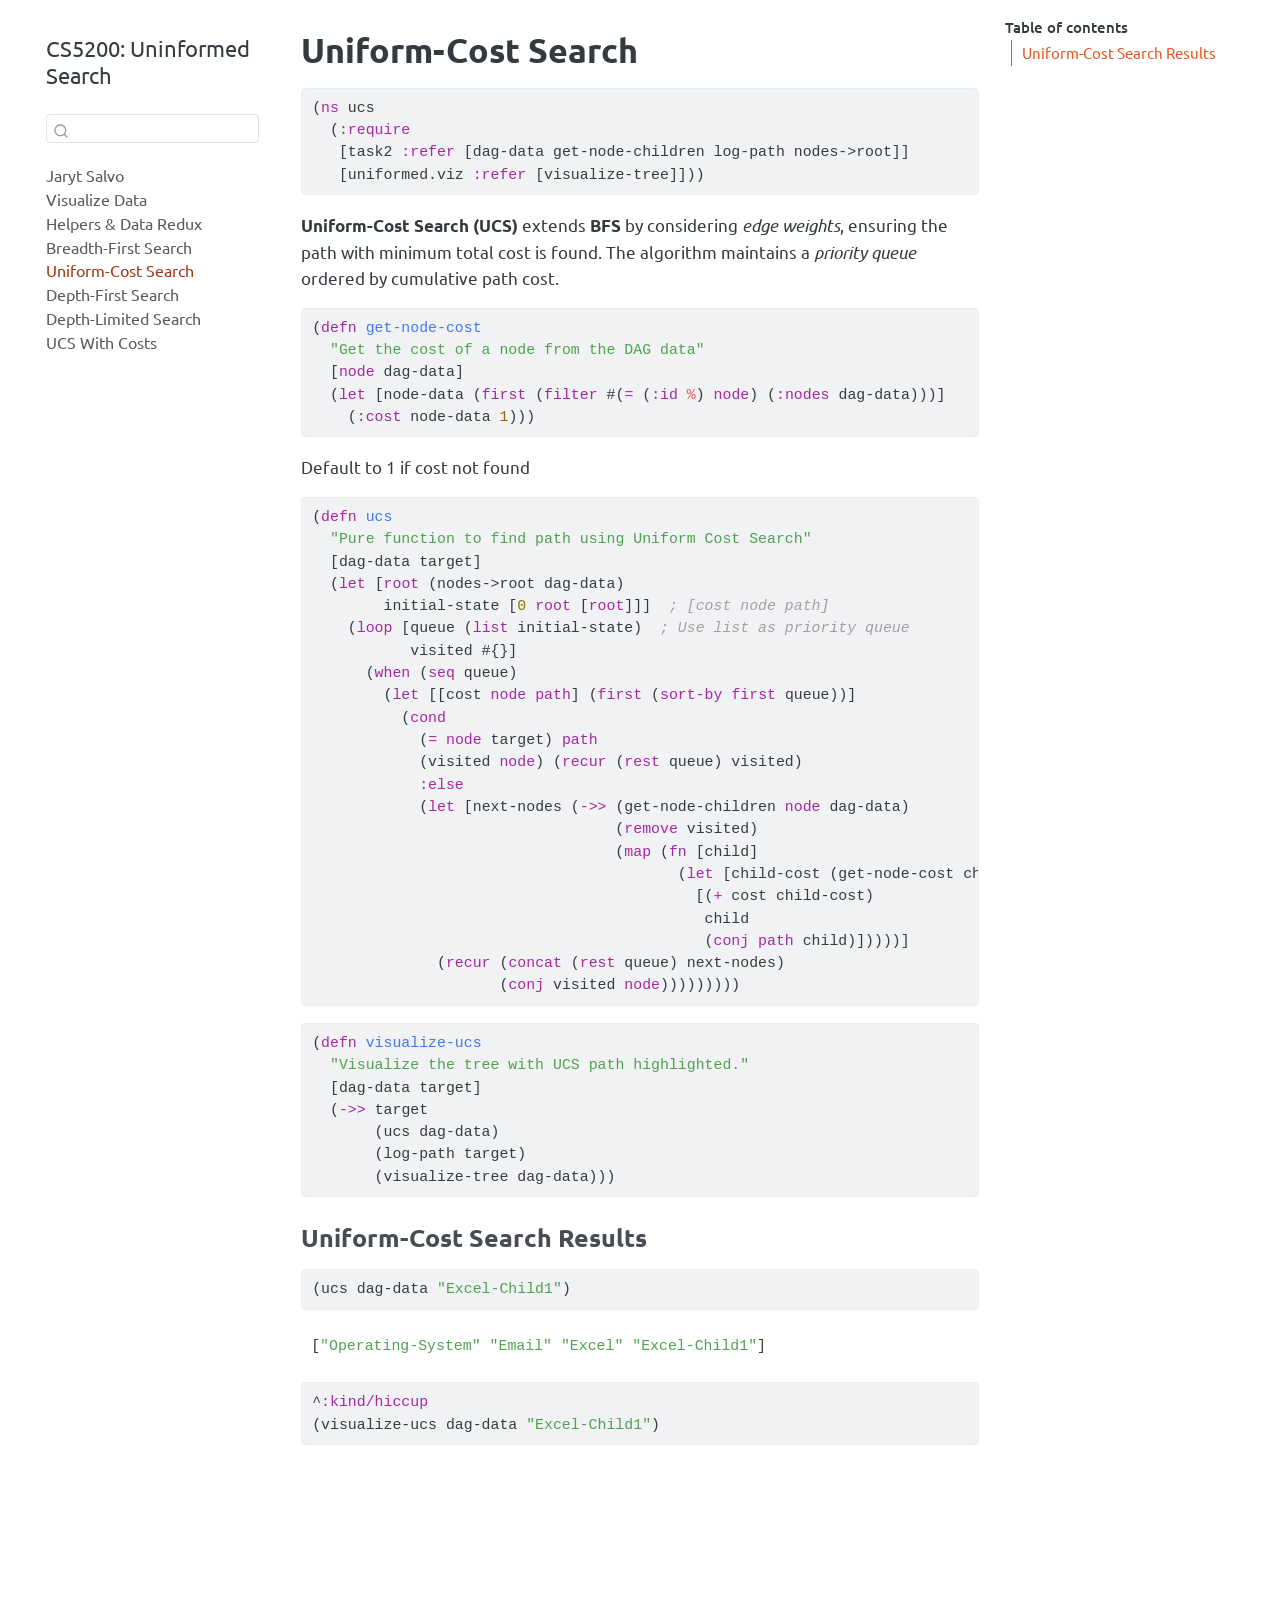
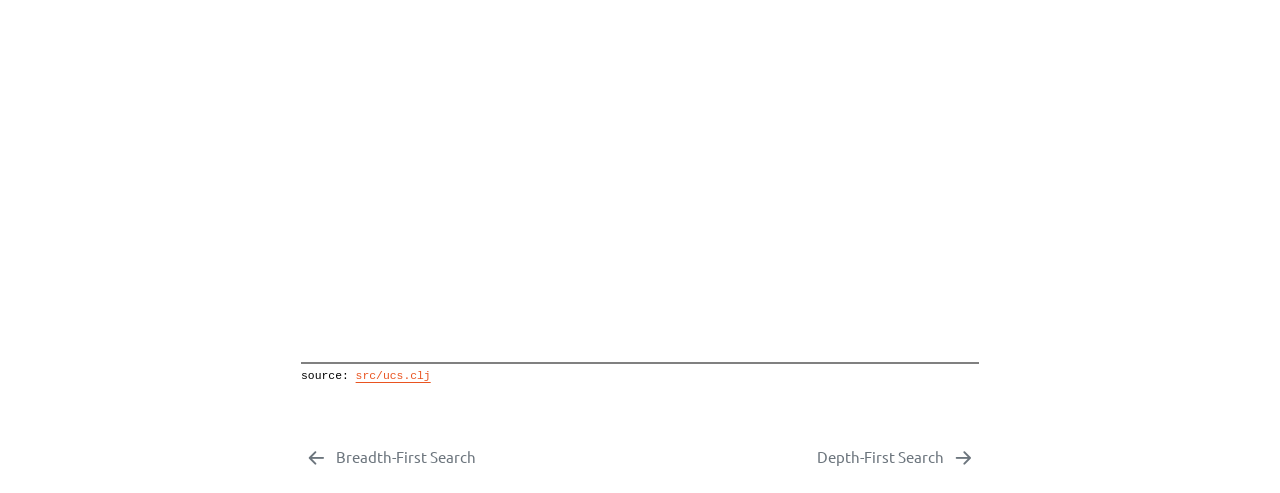
<file: docs/ucs.html>
<!DOCTYPE html>
<html xmlns="http://www.w3.org/1999/xhtml" lang="en" xml:lang="en"><head>

<meta charset="utf-8">
<meta name="generator" content="quarto-1.7.13">

<meta name="viewport" content="width=device-width, initial-scale=1.0, user-scalable=yes">


<title>Uniform-Cost Search – CS5200: Uninformed Search</title>
<style>
code{white-space: pre-wrap;}
span.smallcaps{font-variant: small-caps;}
div.columns{display: flex; gap: min(4vw, 1.5em);}
div.column{flex: auto; overflow-x: auto;}
div.hanging-indent{margin-left: 1.5em; text-indent: -1.5em;}
ul.task-list{list-style: none;}
ul.task-list li input[type="checkbox"] {
  width: 0.8em;
  margin: 0 0.8em 0.2em -1em; /* quarto-specific, see https://github.com/quarto-dev/quarto-cli/issues/4556 */ 
  vertical-align: middle;
}
/* CSS for syntax highlighting */
pre > code.sourceCode { white-space: pre; position: relative; }
pre > code.sourceCode > span { line-height: 1.25; }
pre > code.sourceCode > span:empty { height: 1.2em; }
.sourceCode { overflow: visible; }
code.sourceCode > span { color: inherit; text-decoration: inherit; }
div.sourceCode { margin: 1em 0; }
pre.sourceCode { margin: 0; }
@media screen {
div.sourceCode { overflow: auto; }
}
@media print {
pre > code.sourceCode { white-space: pre-wrap; }
pre > code.sourceCode > span { display: inline-block; text-indent: -5em; padding-left: 5em; }
}
pre.numberSource code
  { counter-reset: source-line 0; }
pre.numberSource code > span
  { position: relative; left: -4em; counter-increment: source-line; }
pre.numberSource code > span > a:first-child::before
  { content: counter(source-line);
    position: relative; left: -1em; text-align: right; vertical-align: baseline;
    border: none; display: inline-block;
    -webkit-touch-callout: none; -webkit-user-select: none;
    -khtml-user-select: none; -moz-user-select: none;
    -ms-user-select: none; user-select: none;
    padding: 0 4px; width: 4em;
  }
pre.numberSource { margin-left: 3em;  padding-left: 4px; }
div.sourceCode
  {   }
@media screen {
pre > code.sourceCode > span > a:first-child::before { text-decoration: underline; }
}
</style>


<script src="site_libs/quarto-nav/quarto-nav.js"></script>
<script src="site_libs/quarto-nav/headroom.min.js"></script>
<script src="site_libs/clipboard/clipboard.min.js"></script>
<script src="site_libs/quarto-search/autocomplete.umd.js"></script>
<script src="site_libs/quarto-search/fuse.min.js"></script>
<script src="site_libs/quarto-search/quarto-search.js"></script>
<meta name="quarto:offset" content="./">
<link href="./dfs.html" rel="next">
<link href="./bfs.html" rel="prev">
<script src="site_libs/quarto-html/quarto.js" type="module"></script>
<script src="site_libs/quarto-html/tabsets/tabsets.js" type="module"></script>
<script src="site_libs/quarto-html/popper.min.js"></script>
<script src="site_libs/quarto-html/tippy.umd.min.js"></script>
<script src="site_libs/quarto-html/anchor.min.js"></script>
<link href="site_libs/quarto-html/tippy.css" rel="stylesheet">
<link href="site_libs/quarto-html/quarto-syntax-highlighting-615660eb60d47078aa9677353a5e1ff2.css" rel="stylesheet" id="quarto-text-highlighting-styles">
<script src="site_libs/bootstrap/bootstrap.min.js"></script>
<link href="site_libs/bootstrap/bootstrap-icons.css" rel="stylesheet">
<link href="site_libs/bootstrap/bootstrap-9c2f30ade4d53e9db25a03b274907bc0.min.css" rel="stylesheet" append-hash="true" id="quarto-bootstrap" data-mode="light">
<script id="quarto-search-options" type="application/json">{
  "location": "sidebar",
  "copy-button": false,
  "collapse-after": 3,
  "panel-placement": "start",
  "type": "textbox",
  "limit": 50,
  "keyboard-shortcut": [
    "f",
    "/",
    "s"
  ],
  "show-item-context": false,
  "language": {
    "search-no-results-text": "No results",
    "search-matching-documents-text": "matching documents",
    "search-copy-link-title": "Copy link to search",
    "search-hide-matches-text": "Hide additional matches",
    "search-more-match-text": "more match in this document",
    "search-more-matches-text": "more matches in this document",
    "search-clear-button-title": "Clear",
    "search-text-placeholder": "",
    "search-detached-cancel-button-title": "Cancel",
    "search-submit-button-title": "Submit",
    "search-label": "Search"
  }
}</script>


</head>

<body class="nav-sidebar floating">

<div id="quarto-search-results"></div>
  <header id="quarto-header" class="headroom fixed-top">
  <nav class="quarto-secondary-nav">
    <div class="container-fluid d-flex">
      <button type="button" class="quarto-btn-toggle btn" data-bs-toggle="collapse" role="button" data-bs-target=".quarto-sidebar-collapse-item" aria-controls="quarto-sidebar" aria-expanded="false" aria-label="Toggle sidebar navigation" onclick="if (window.quartoToggleHeadroom) { window.quartoToggleHeadroom(); }">
        <i class="bi bi-layout-text-sidebar-reverse"></i>
      </button>
        <nav class="quarto-page-breadcrumbs" aria-label="breadcrumb"><ol class="breadcrumb"><li class="breadcrumb-item"><a href="./ucs.html"><span class="chapter-title">Uniform-Cost Search</span></a></li></ol></nav>
        <a class="flex-grow-1" role="navigation" data-bs-toggle="collapse" data-bs-target=".quarto-sidebar-collapse-item" aria-controls="quarto-sidebar" aria-expanded="false" aria-label="Toggle sidebar navigation" onclick="if (window.quartoToggleHeadroom) { window.quartoToggleHeadroom(); }">      
        </a>
      <button type="button" class="btn quarto-search-button" aria-label="Search" onclick="window.quartoOpenSearch();">
        <i class="bi bi-search"></i>
      </button>
    </div>
  </nav>
</header>
<!-- content -->
<div id="quarto-content" class="quarto-container page-columns page-rows-contents page-layout-article">
<!-- sidebar -->
  <nav id="quarto-sidebar" class="sidebar collapse collapse-horizontal quarto-sidebar-collapse-item sidebar-navigation floating overflow-auto">
    <div class="pt-lg-2 mt-2 text-left sidebar-header">
    <div class="sidebar-title mb-0 py-0">
      <a href="./">CS5200: Uninformed Search</a> 
    </div>
      </div>
        <div class="mt-2 flex-shrink-0 align-items-center">
        <div class="sidebar-search">
        <div id="quarto-search" class="" title="Search"></div>
        </div>
        </div>
    <div class="sidebar-menu-container"> 
    <ul class="list-unstyled mt-1">
        <li class="sidebar-item">
  <div class="sidebar-item-container"> 
  <a href="./index.html" class="sidebar-item-text sidebar-link"><span class="chapter-title">Jaryt Salvo</span></a>
  </div>
</li>
        <li class="sidebar-item">
  <div class="sidebar-item-container"> 
  <a href="./task1.html" class="sidebar-item-text sidebar-link"><span class="chapter-title">Visualize Data</span></a>
  </div>
</li>
        <li class="sidebar-item">
  <div class="sidebar-item-container"> 
  <a href="./task2.html" class="sidebar-item-text sidebar-link"><span class="chapter-title">Helpers &amp; Data Redux</span></a>
  </div>
</li>
        <li class="sidebar-item">
  <div class="sidebar-item-container"> 
  <a href="./bfs.html" class="sidebar-item-text sidebar-link"><span class="chapter-title">Breadth-First Search</span></a>
  </div>
</li>
        <li class="sidebar-item">
  <div class="sidebar-item-container"> 
  <a href="./ucs.html" class="sidebar-item-text sidebar-link active"><span class="chapter-title">Uniform-Cost Search</span></a>
  </div>
</li>
        <li class="sidebar-item">
  <div class="sidebar-item-container"> 
  <a href="./dfs.html" class="sidebar-item-text sidebar-link"><span class="chapter-title">Depth-First Search</span></a>
  </div>
</li>
        <li class="sidebar-item">
  <div class="sidebar-item-container"> 
  <a href="./dls.html" class="sidebar-item-text sidebar-link"><span class="chapter-title">Depth-Limited Search</span></a>
  </div>
</li>
        <li class="sidebar-item">
  <div class="sidebar-item-container"> 
  <a href="./ucs_plus.html" class="sidebar-item-text sidebar-link"><span class="chapter-title">UCS With Costs</span></a>
  </div>
</li>
    </ul>
    </div>
</nav>
<div id="quarto-sidebar-glass" class="quarto-sidebar-collapse-item" data-bs-toggle="collapse" data-bs-target=".quarto-sidebar-collapse-item"></div>
<!-- margin-sidebar -->
    <div id="quarto-margin-sidebar" class="sidebar margin-sidebar">
        <nav id="TOC" role="doc-toc" class="toc-active">
    <h2 id="toc-title">Table of contents</h2>
   
  <ul>
  <li><a href="#uniform-cost-search-results" id="toc-uniform-cost-search-results" class="nav-link active" data-scroll-target="#uniform-cost-search-results">Uniform-Cost Search Results</a></li>
  </ul>
</nav>
    </div>
<!-- main -->
<main class="content" id="quarto-document-content">

<header id="title-block-header" class="quarto-title-block default">
<div class="quarto-title">
<h1 class="title"><span class="chapter-title">Uniform-Cost Search</span></h1>
</div>



<div class="quarto-title-meta">

    
  
    
  </div>
  


</header>


<style></style>
<style>.printedClojure .sourceCode {
  background-color: transparent;
  border-style: none;
}
</style>
<style>.clay-limit-image-width .clay-image {max-width: 100%}
.clay-side-by-side .sourceCode {margin: 0}
.clay-side-by-side {margin: 1em 0}
</style>
<script src="ucs_files/md-default0.js" type="text/javascript"></script>
<script src="ucs_files/md-default1.js" type="text/javascript"></script>
<div class="sourceClojure">
<div class="sourceCode" id="cb1"><pre class="sourceCode clojure code-with-copy"><code class="sourceCode clojure"><span id="cb1-1"><a href="#cb1-1" aria-hidden="true" tabindex="-1"></a>(<span class="kw">ns</span> ucs</span>
<span id="cb1-2"><a href="#cb1-2" aria-hidden="true" tabindex="-1"></a>  (<span class="at">:require</span></span>
<span id="cb1-3"><a href="#cb1-3" aria-hidden="true" tabindex="-1"></a>   [task2 <span class="at">:refer</span> [dag-data get-node-children log-path nodes-&gt;root]]</span>
<span id="cb1-4"><a href="#cb1-4" aria-hidden="true" tabindex="-1"></a>   [uniformed.viz <span class="at">:refer</span> [visualize-tree]]))</span></code><button title="Copy to Clipboard" class="code-copy-button"><i class="bi"></i></button></pre></div>
</div>
<p><strong>Uniform-Cost Search (UCS)</strong> extends <strong>BFS</strong> by considering <em>edge weights</em>, ensuring the path with minimum total cost is found. The algorithm maintains a <em>priority queue</em> ordered by cumulative path cost.</p>
<div class="sourceClojure">
<div class="sourceCode" id="cb2"><pre class="sourceCode clojure code-with-copy"><code class="sourceCode clojure"><span id="cb2-1"><a href="#cb2-1" aria-hidden="true" tabindex="-1"></a>(<span class="bu">defn</span><span class="fu"> get-node-cost</span></span>
<span id="cb2-2"><a href="#cb2-2" aria-hidden="true" tabindex="-1"></a>  <span class="st">"Get the cost of a node from the DAG data"</span></span>
<span id="cb2-3"><a href="#cb2-3" aria-hidden="true" tabindex="-1"></a>  [<span class="kw">node</span> dag-data]</span>
<span id="cb2-4"><a href="#cb2-4" aria-hidden="true" tabindex="-1"></a>  (<span class="kw">let</span> [node-data (<span class="kw">first</span> (<span class="kw">filter</span> #(<span class="kw">=</span> (<span class="at">:id</span> <span class="va">%</span>) <span class="kw">node</span>) (<span class="at">:nodes</span> dag-data)))]</span>
<span id="cb2-5"><a href="#cb2-5" aria-hidden="true" tabindex="-1"></a>    (<span class="at">:cost</span> node-data <span class="dv">1</span>)))</span></code><button title="Copy to Clipboard" class="code-copy-button"><i class="bi"></i></button></pre></div>
</div>
<p>Default to 1 if cost not found</p>
<div class="sourceClojure">
<div class="sourceCode" id="cb3"><pre class="sourceCode clojure code-with-copy"><code class="sourceCode clojure"><span id="cb3-1"><a href="#cb3-1" aria-hidden="true" tabindex="-1"></a>(<span class="bu">defn</span><span class="fu"> ucs</span></span>
<span id="cb3-2"><a href="#cb3-2" aria-hidden="true" tabindex="-1"></a>  <span class="st">"Pure function to find path using Uniform Cost Search"</span></span>
<span id="cb3-3"><a href="#cb3-3" aria-hidden="true" tabindex="-1"></a>  [dag-data target]</span>
<span id="cb3-4"><a href="#cb3-4" aria-hidden="true" tabindex="-1"></a>  (<span class="kw">let</span> [<span class="kw">root</span> (nodes-&gt;root dag-data)</span>
<span id="cb3-5"><a href="#cb3-5" aria-hidden="true" tabindex="-1"></a>        initial-state [<span class="dv">0</span> <span class="kw">root</span> [<span class="kw">root</span>]]]  <span class="co">; [cost node path]</span></span>
<span id="cb3-6"><a href="#cb3-6" aria-hidden="true" tabindex="-1"></a>    (<span class="kw">loop</span> [queue (<span class="kw">list</span> initial-state)  <span class="co">; Use list as priority queue</span></span>
<span id="cb3-7"><a href="#cb3-7" aria-hidden="true" tabindex="-1"></a>           visited #{}]</span>
<span id="cb3-8"><a href="#cb3-8" aria-hidden="true" tabindex="-1"></a>      (<span class="kw">when</span> (<span class="kw">seq</span> queue)</span>
<span id="cb3-9"><a href="#cb3-9" aria-hidden="true" tabindex="-1"></a>        (<span class="kw">let</span> [[cost <span class="kw">node</span> <span class="kw">path</span>] (<span class="kw">first</span> (<span class="kw">sort-by</span> <span class="kw">first</span> queue))]</span>
<span id="cb3-10"><a href="#cb3-10" aria-hidden="true" tabindex="-1"></a>          (<span class="kw">cond</span></span>
<span id="cb3-11"><a href="#cb3-11" aria-hidden="true" tabindex="-1"></a>            (<span class="kw">=</span> <span class="kw">node</span> target) <span class="kw">path</span></span>
<span id="cb3-12"><a href="#cb3-12" aria-hidden="true" tabindex="-1"></a>            (visited <span class="kw">node</span>) (<span class="kw">recur</span> (<span class="kw">rest</span> queue) visited)</span>
<span id="cb3-13"><a href="#cb3-13" aria-hidden="true" tabindex="-1"></a>            <span class="at">:else</span></span>
<span id="cb3-14"><a href="#cb3-14" aria-hidden="true" tabindex="-1"></a>            (<span class="kw">let</span> [next-nodes (<span class="kw">-&gt;&gt;</span> (get-node-children <span class="kw">node</span> dag-data)</span>
<span id="cb3-15"><a href="#cb3-15" aria-hidden="true" tabindex="-1"></a>                                  (<span class="kw">remove</span> visited)</span>
<span id="cb3-16"><a href="#cb3-16" aria-hidden="true" tabindex="-1"></a>                                  (<span class="kw">map</span> (<span class="kw">fn</span> [child]</span>
<span id="cb3-17"><a href="#cb3-17" aria-hidden="true" tabindex="-1"></a>                                         (<span class="kw">let</span> [child-cost (get-node-cost child dag-data)]</span>
<span id="cb3-18"><a href="#cb3-18" aria-hidden="true" tabindex="-1"></a>                                           [(<span class="kw">+</span> cost child-cost)</span>
<span id="cb3-19"><a href="#cb3-19" aria-hidden="true" tabindex="-1"></a>                                            child</span>
<span id="cb3-20"><a href="#cb3-20" aria-hidden="true" tabindex="-1"></a>                                            (<span class="kw">conj</span> <span class="kw">path</span> child)]))))]</span>
<span id="cb3-21"><a href="#cb3-21" aria-hidden="true" tabindex="-1"></a>              (<span class="kw">recur</span> (<span class="kw">concat</span> (<span class="kw">rest</span> queue) next-nodes)</span>
<span id="cb3-22"><a href="#cb3-22" aria-hidden="true" tabindex="-1"></a>                     (<span class="kw">conj</span> visited <span class="kw">node</span>)))))))))</span></code><button title="Copy to Clipboard" class="code-copy-button"><i class="bi"></i></button></pre></div>
</div>
<div class="sourceClojure">
<div class="sourceCode" id="cb4"><pre class="sourceCode clojure code-with-copy"><code class="sourceCode clojure"><span id="cb4-1"><a href="#cb4-1" aria-hidden="true" tabindex="-1"></a>(<span class="bu">defn</span><span class="fu"> visualize-ucs</span></span>
<span id="cb4-2"><a href="#cb4-2" aria-hidden="true" tabindex="-1"></a>  <span class="st">"Visualize the tree with UCS path highlighted."</span></span>
<span id="cb4-3"><a href="#cb4-3" aria-hidden="true" tabindex="-1"></a>  [dag-data target]</span>
<span id="cb4-4"><a href="#cb4-4" aria-hidden="true" tabindex="-1"></a>  (<span class="kw">-&gt;&gt;</span> target</span>
<span id="cb4-5"><a href="#cb4-5" aria-hidden="true" tabindex="-1"></a>       (ucs dag-data)</span>
<span id="cb4-6"><a href="#cb4-6" aria-hidden="true" tabindex="-1"></a>       (log-path target)</span>
<span id="cb4-7"><a href="#cb4-7" aria-hidden="true" tabindex="-1"></a>       (visualize-tree dag-data)))</span></code><button title="Copy to Clipboard" class="code-copy-button"><i class="bi"></i></button></pre></div>
</div>
<section id="uniform-cost-search-results" class="level3">
<h3 class="anchored" data-anchor-id="uniform-cost-search-results">Uniform-Cost Search Results</h3>
<div class="sourceClojure">
<div class="sourceCode" id="cb5"><pre class="sourceCode clojure code-with-copy"><code class="sourceCode clojure"><span id="cb5-1"><a href="#cb5-1" aria-hidden="true" tabindex="-1"></a>(ucs dag-data <span class="st">"Excel-Child1"</span>)</span></code><button title="Copy to Clipboard" class="code-copy-button"><i class="bi"></i></button></pre></div>
</div>
<div class="printedClojure">
<div class="sourceCode" id="cb6"><pre class="sourceCode clojure code-with-copy"><code class="sourceCode clojure"><span id="cb6-1"><a href="#cb6-1" aria-hidden="true" tabindex="-1"></a>[<span class="st">"Operating-System"</span> <span class="st">"Email"</span> <span class="st">"Excel"</span> <span class="st">"Excel-Child1"</span>]</span></code><button title="Copy to Clipboard" class="code-copy-button"><i class="bi"></i></button></pre></div>
</div>
<div class="sourceClojure">
<div class="sourceCode" id="cb7"><pre class="sourceCode clojure code-with-copy"><code class="sourceCode clojure"><span id="cb7-1"><a href="#cb7-1" aria-hidden="true" tabindex="-1"></a>^<span class="at">:kind/hiccup</span></span>
<span id="cb7-2"><a href="#cb7-2" aria-hidden="true" tabindex="-1"></a>(visualize-ucs dag-data <span class="st">"Excel-Child1"</span>)</span></code><button title="Copy to Clipboard" class="code-copy-button"><i class="bi"></i></button></pre></div>
</div>

<meta charset="UTF-8"><script src="https://d3js.org/d3.v7.min.js"></script><style>body { 
     margin: 0;
     padding: 0;
     overflow: auto;
     background: white;
   }
   .tree-container {
    width: fit-content;
    min-width: 800px;
    margin: 0 auto;
    height: 100%;
    min-height: 500px;
    background: white;
    overflow: auto;
  }
  .node circle {
    fill: #ADD8E6;
    stroke: #666;
    stroke-width: 1.5px;
  }
  .node.highlighted circle {
    fill: #FFA500 !important;
    stroke: #666;
    stroke-width: 2px;
  }
  .node text {
    font-size: 12px;
    text-anchor: middle;
    dominant-baseline: middle;
  }
  .link {
    fill: none;
    stroke: #999;
    stroke-width: 1.5px;
  }
  .link.highlighted {
    stroke: #FFA500 !important;
    stroke-width: 2.5px;
  }
  </style><div class="tree-container"></div><script type="text/javascript">
  const data = {"nodes":[{"id":"Operating-System","name":"Operating-System","level":0,"cost":1,"parent":null,"x":0,"y":0,"highlighted":"Operating-System"},{"id":"Browser","name":"Browser","level":1,"cost":1,"parent":"Operating-System","x":-200,"y":150,"highlighted":null},{"id":"Email","name":"Email","level":1,"cost":1,"parent":"Operating-System","x":0,"y":150,"highlighted":"Email"},{"id":"Social-Media","name":"Social-Media","level":1,"cost":1,"parent":"Operating-System","x":200,"y":150,"highlighted":null},{"id":"Docs","name":"Docs","level":2,"cost":1,"parent":"Browser","x":-320,"y":300,"highlighted":null},{"id":"Maps","name":"Maps","level":2,"cost":1,"parent":"Browser","x":-240,"y":300,"highlighted":null},{"id":"Search","name":"Search","level":2,"cost":1,"parent":"Browser","x":-160,"y":300,"highlighted":null},{"id":"Chat","name":"Chat","level":2,"cost":1,"parent":"Email","x":-80,"y":300,"highlighted":null},{"id":"Cloud","name":"Cloud","level":2,"cost":1,"parent":"Email","x":0,"y":300,"highlighted":null},{"id":"File","name":"File","level":2,"cost":1,"parent":"Email","x":80,"y":300,"highlighted":null},{"id":"Games","name":"Games","level":2,"cost":1,"parent":"Social-Media","x":160,"y":300,"highlighted":null},{"id":"Photos","name":"Photos","level":2,"cost":1,"parent":"Social-Media","x":240,"y":300,"highlighted":null},{"id":"Videos","name":"Videos","level":2,"cost":1,"parent":"Social-Media","x":320,"y":300,"highlighted":null},{"id":"PowerPoint","name":"PowerPoint","level":3,"cost":1,"parent":"File","x":-200,"y":450,"highlighted":null},{"id":"Excel","name":"Excel","level":3,"cost":1,"parent":"Email","x":0,"y":450,"highlighted":"Excel"},{"id":"Word","name":"Word","level":3,"cost":1,"parent":"File","x":200,"y":450,"highlighted":null},{"id":"PowerPoint-Child1","name":"PowerPoint-Child1","level":4,"cost":1,"parent":"PowerPoint","x":-320,"y":600,"highlighted":null},{"id":"PowerPoint-Child2","name":"PowerPoint-Child2","level":4,"cost":1,"parent":"PowerPoint","x":-240,"y":600,"highlighted":null},{"id":"PowerPoint-Child3","name":"PowerPoint-Child3","level":4,"cost":1,"parent":"PowerPoint","x":-160,"y":600,"highlighted":null},{"id":"Excel-Child1","name":"Excel-Child1","level":4,"cost":1,"parent":"Excel","x":-80,"y":600,"highlighted":"Excel-Child1"},{"id":"Excel-Child2","name":"Excel-Child2","level":4,"cost":1,"parent":"Excel","x":0,"y":600,"highlighted":null},{"id":"Excel-Child3","name":"Excel-Child3","level":4,"cost":1,"parent":"Excel","x":80,"y":600,"highlighted":null},{"id":"Word-Child1","name":"Word-Child1","level":4,"cost":1,"parent":"Word","x":160,"y":600,"highlighted":null},{"id":"Word-Child2","name":"Word-Child2","level":4,"cost":1,"parent":"Word","x":240,"y":600,"highlighted":null},{"id":"Word-Child3","name":"Word-Child3","level":4,"cost":1,"parent":"Word","x":320,"y":600,"highlighted":null}],"links":[{"source":"Email","target":"Chat","cost":1,"highlighted":null},{"source":"Email","target":"Cloud","cost":1,"highlighted":null},{"source":"Email","target":"Excel","cost":1,"highlighted":true},{"source":"Email","target":"File","cost":1,"highlighted":null},{"source":"File","target":"Excel","cost":1,"highlighted":null},{"source":"File","target":"PowerPoint","cost":1,"highlighted":null},{"source":"File","target":"Word","cost":1,"highlighted":null},{"source":"Browser","target":"Docs","cost":1,"highlighted":null},{"source":"Browser","target":"Maps","cost":1,"highlighted":null},{"source":"Browser","target":"Search","cost":1,"highlighted":null},{"source":"PowerPoint","target":"PowerPoint-Child1","cost":1,"highlighted":null},{"source":"PowerPoint","target":"PowerPoint-Child2","cost":1,"highlighted":null},{"source":"PowerPoint","target":"PowerPoint-Child3","cost":1,"highlighted":null},{"source":"Operating-System","target":"Browser","cost":1,"highlighted":null},{"source":"Operating-System","target":"Email","cost":1,"highlighted":true},{"source":"Operating-System","target":"Social-Media","cost":1,"highlighted":null},{"source":"Social-Media","target":"Games","cost":1,"highlighted":null},{"source":"Social-Media","target":"Photos","cost":1,"highlighted":null},{"source":"Social-Media","target":"Videos","cost":1,"highlighted":null},{"source":"Excel","target":"Excel-Child1","cost":1,"highlighted":true},{"source":"Excel","target":"Excel-Child2","cost":1,"highlighted":null},{"source":"Excel","target":"Excel-Child3","cost":1,"highlighted":null},{"source":"Word","target":"Word-Child1","cost":1,"highlighted":null},{"source":"Word","target":"Word-Child2","cost":1,"highlighted":null},{"source":"Word","target":"Word-Child3","cost":1,"highlighted":null},{"source":"Word","target":"Excel-Child1","cost":1,"highlighted":null},{"source":"Games","target":"Excel","cost":1,"highlighted":null},{"source":"Games","target":"PowerPoint","cost":1,"highlighted":null},{"source":"Games","target":"Word","cost":1,"highlighted":null},{"source":"Docs","target":"Excel","cost":1,"highlighted":null},{"source":"Docs","target":"PowerPoint","cost":1,"highlighted":null},{"source":"Docs","target":"Word","cost":1,"highlighted":null}]};
  console.log('DAG data:', data);
  
  // Calculate required width based on node positions
  const nodeExtent = d3.extent(data.nodes, d => d.x);
  const width = Math.max(800, nodeExtent[1] - nodeExtent[0] + 200); // Add padding
  const height = window.innerHeight;
  const nodeRadius = 30;
  
  const svg = d3.select('.tree-container')
    .append('svg')
    .attr('width', width)
    .attr('height', height)
    .append('g')
    .attr('transform', `translate(${width/2},60)`);

  // Create links
  const link = svg.append('g')
    .selectAll('path')
    .data(data.links)
    .join('path')
    .attr('class', d => d.highlighted ? 'link highlighted' : 'link')
    .attr('d', d => {
      const sourceNode = data.nodes.find(n => n.id === d.source);
      const targetNode = data.nodes.find(n => n.id === d.target);
      return `M${sourceNode.x},${sourceNode.y}
              C${sourceNode.x},${(sourceNode.y + targetNode.y) / 2}
               ${targetNode.x},${(sourceNode.y + targetNode.y) / 2}
               ${targetNode.x},${targetNode.y}`;
    });

  // Create nodes
  const node = svg.append('g')
    .selectAll('.node')
    .data(data.nodes)
    .join('g')
    .attr('class', d => d.highlighted ? 'node highlighted' : 'node')
    .attr('transform', d => `translate(${d.x},${d.y})`);

  // Add circles to nodes
  node.append('circle')
    .attr('r', nodeRadius);

  // Add labels to nodes
  node.append('text')
    .text(d => d.id)
    .call(wrap, nodeRadius * 1.8);

  // Text wrapping function
  function wrap(text, width) {
    text.each(function() {
      const text = d3.select(this);
      const words = text.text().split(/\s+/);
      const lines = [];
      let line = [];
      
      words.forEach(word => {
        line.push(word);
        if (line.join(' ').length > width/4) {
          lines.push(line.join(' '));
          line = [];
        }
      });
      if (line.length > 0) lines.push(line.join(' '));
      
      const lineHeight = 1.1;
      text.text(null);
      lines.forEach((l, i) => {
        text.append('tspan')
          .text(l)
          .attr('x', 0)
          .attr('dy', i === 0 ? -((lines.length-1) * lineHeight)/2 + 'em' : lineHeight + 'em');
      });
    });
  }

  // Add zoom behavior
  const zoom = d3.zoom()
    .scaleExtent([0.1, 4])
    .on('zoom', (event) => {
      svg.attr('transform', event.transform);
    });

  d3.select('svg').call(zoom);
  </script>
<div style="background-color:grey;height:2px;width:100%;"></div>
<div><pre><small><small>source: <a href="https://github.com/adabwana/sp25-cs5200-hw4/blob/master/src/ucs.clj">src/ucs.clj</a></small></small></pre></div>


</section>

</main> <!-- /main -->
<script id="quarto-html-after-body" type="application/javascript">
window.document.addEventListener("DOMContentLoaded", function (event) {
  const toggleBodyColorMode = (bsSheetEl) => {
    const mode = bsSheetEl.getAttribute("data-mode");
    const bodyEl = window.document.querySelector("body");
    if (mode === "dark") {
      bodyEl.classList.add("quarto-dark");
      bodyEl.classList.remove("quarto-light");
    } else {
      bodyEl.classList.add("quarto-light");
      bodyEl.classList.remove("quarto-dark");
    }
  }
  const toggleBodyColorPrimary = () => {
    const bsSheetEl = window.document.querySelector("link#quarto-bootstrap");
    if (bsSheetEl) {
      toggleBodyColorMode(bsSheetEl);
    }
  }
  toggleBodyColorPrimary();  
  const icon = "";
  const anchorJS = new window.AnchorJS();
  anchorJS.options = {
    placement: 'right',
    icon: icon
  };
  anchorJS.add('.anchored');
  const isCodeAnnotation = (el) => {
    for (const clz of el.classList) {
      if (clz.startsWith('code-annotation-')) {                     
        return true;
      }
    }
    return false;
  }
  const onCopySuccess = function(e) {
    // button target
    const button = e.trigger;
    // don't keep focus
    button.blur();
    // flash "checked"
    button.classList.add('code-copy-button-checked');
    var currentTitle = button.getAttribute("title");
    button.setAttribute("title", "Copied!");
    let tooltip;
    if (window.bootstrap) {
      button.setAttribute("data-bs-toggle", "tooltip");
      button.setAttribute("data-bs-placement", "left");
      button.setAttribute("data-bs-title", "Copied!");
      tooltip = new bootstrap.Tooltip(button, 
        { trigger: "manual", 
          customClass: "code-copy-button-tooltip",
          offset: [0, -8]});
      tooltip.show();    
    }
    setTimeout(function() {
      if (tooltip) {
        tooltip.hide();
        button.removeAttribute("data-bs-title");
        button.removeAttribute("data-bs-toggle");
        button.removeAttribute("data-bs-placement");
      }
      button.setAttribute("title", currentTitle);
      button.classList.remove('code-copy-button-checked');
    }, 1000);
    // clear code selection
    e.clearSelection();
  }
  const getTextToCopy = function(trigger) {
      const codeEl = trigger.previousElementSibling.cloneNode(true);
      for (const childEl of codeEl.children) {
        if (isCodeAnnotation(childEl)) {
          childEl.remove();
        }
      }
      return codeEl.innerText;
  }
  const clipboard = new window.ClipboardJS('.code-copy-button:not([data-in-quarto-modal])', {
    text: getTextToCopy
  });
  clipboard.on('success', onCopySuccess);
  if (window.document.getElementById('quarto-embedded-source-code-modal')) {
    const clipboardModal = new window.ClipboardJS('.code-copy-button[data-in-quarto-modal]', {
      text: getTextToCopy,
      container: window.document.getElementById('quarto-embedded-source-code-modal')
    });
    clipboardModal.on('success', onCopySuccess);
  }
    var localhostRegex = new RegExp(/^(?:http|https):\/\/localhost\:?[0-9]*\//);
    var mailtoRegex = new RegExp(/^mailto:/);
      var filterRegex = new RegExp('/' + window.location.host + '/');
    var isInternal = (href) => {
        return filterRegex.test(href) || localhostRegex.test(href) || mailtoRegex.test(href);
    }
    // Inspect non-navigation links and adorn them if external
 	var links = window.document.querySelectorAll('a[href]:not(.nav-link):not(.navbar-brand):not(.toc-action):not(.sidebar-link):not(.sidebar-item-toggle):not(.pagination-link):not(.no-external):not([aria-hidden]):not(.dropdown-item):not(.quarto-navigation-tool):not(.about-link)');
    for (var i=0; i<links.length; i++) {
      const link = links[i];
      if (!isInternal(link.href)) {
        // undo the damage that might have been done by quarto-nav.js in the case of
        // links that we want to consider external
        if (link.dataset.originalHref !== undefined) {
          link.href = link.dataset.originalHref;
        }
      }
    }
  function tippyHover(el, contentFn, onTriggerFn, onUntriggerFn) {
    const config = {
      allowHTML: true,
      maxWidth: 500,
      delay: 100,
      arrow: false,
      appendTo: function(el) {
          return el.parentElement;
      },
      interactive: true,
      interactiveBorder: 10,
      theme: 'quarto',
      placement: 'bottom-start',
    };
    if (contentFn) {
      config.content = contentFn;
    }
    if (onTriggerFn) {
      config.onTrigger = onTriggerFn;
    }
    if (onUntriggerFn) {
      config.onUntrigger = onUntriggerFn;
    }
    window.tippy(el, config); 
  }
  const noterefs = window.document.querySelectorAll('a[role="doc-noteref"]');
  for (var i=0; i<noterefs.length; i++) {
    const ref = noterefs[i];
    tippyHover(ref, function() {
      // use id or data attribute instead here
      let href = ref.getAttribute('data-footnote-href') || ref.getAttribute('href');
      try { href = new URL(href).hash; } catch {}
      const id = href.replace(/^#\/?/, "");
      const note = window.document.getElementById(id);
      if (note) {
        return note.innerHTML;
      } else {
        return "";
      }
    });
  }
  const xrefs = window.document.querySelectorAll('a.quarto-xref');
  const processXRef = (id, note) => {
    // Strip column container classes
    const stripColumnClz = (el) => {
      el.classList.remove("page-full", "page-columns");
      if (el.children) {
        for (const child of el.children) {
          stripColumnClz(child);
        }
      }
    }
    stripColumnClz(note)
    if (id === null || id.startsWith('sec-')) {
      // Special case sections, only their first couple elements
      const container = document.createElement("div");
      if (note.children && note.children.length > 2) {
        container.appendChild(note.children[0].cloneNode(true));
        for (let i = 1; i < note.children.length; i++) {
          const child = note.children[i];
          if (child.tagName === "P" && child.innerText === "") {
            continue;
          } else {
            container.appendChild(child.cloneNode(true));
            break;
          }
        }
        if (window.Quarto?.typesetMath) {
          window.Quarto.typesetMath(container);
        }
        return container.innerHTML
      } else {
        if (window.Quarto?.typesetMath) {
          window.Quarto.typesetMath(note);
        }
        return note.innerHTML;
      }
    } else {
      // Remove any anchor links if they are present
      const anchorLink = note.querySelector('a.anchorjs-link');
      if (anchorLink) {
        anchorLink.remove();
      }
      if (window.Quarto?.typesetMath) {
        window.Quarto.typesetMath(note);
      }
      if (note.classList.contains("callout")) {
        return note.outerHTML;
      } else {
        return note.innerHTML;
      }
    }
  }
  for (var i=0; i<xrefs.length; i++) {
    const xref = xrefs[i];
    tippyHover(xref, undefined, function(instance) {
      instance.disable();
      let url = xref.getAttribute('href');
      let hash = undefined; 
      if (url.startsWith('#')) {
        hash = url;
      } else {
        try { hash = new URL(url).hash; } catch {}
      }
      if (hash) {
        const id = hash.replace(/^#\/?/, "");
        const note = window.document.getElementById(id);
        if (note !== null) {
          try {
            const html = processXRef(id, note.cloneNode(true));
            instance.setContent(html);
          } finally {
            instance.enable();
            instance.show();
          }
        } else {
          // See if we can fetch this
          fetch(url.split('#')[0])
          .then(res => res.text())
          .then(html => {
            const parser = new DOMParser();
            const htmlDoc = parser.parseFromString(html, "text/html");
            const note = htmlDoc.getElementById(id);
            if (note !== null) {
              const html = processXRef(id, note);
              instance.setContent(html);
            } 
          }).finally(() => {
            instance.enable();
            instance.show();
          });
        }
      } else {
        // See if we can fetch a full url (with no hash to target)
        // This is a special case and we should probably do some content thinning / targeting
        fetch(url)
        .then(res => res.text())
        .then(html => {
          const parser = new DOMParser();
          const htmlDoc = parser.parseFromString(html, "text/html");
          const note = htmlDoc.querySelector('main.content');
          if (note !== null) {
            // This should only happen for chapter cross references
            // (since there is no id in the URL)
            // remove the first header
            if (note.children.length > 0 && note.children[0].tagName === "HEADER") {
              note.children[0].remove();
            }
            const html = processXRef(null, note);
            instance.setContent(html);
          } 
        }).finally(() => {
          instance.enable();
          instance.show();
        });
      }
    }, function(instance) {
    });
  }
      let selectedAnnoteEl;
      const selectorForAnnotation = ( cell, annotation) => {
        let cellAttr = 'data-code-cell="' + cell + '"';
        let lineAttr = 'data-code-annotation="' +  annotation + '"';
        const selector = 'span[' + cellAttr + '][' + lineAttr + ']';
        return selector;
      }
      const selectCodeLines = (annoteEl) => {
        const doc = window.document;
        const targetCell = annoteEl.getAttribute("data-target-cell");
        const targetAnnotation = annoteEl.getAttribute("data-target-annotation");
        const annoteSpan = window.document.querySelector(selectorForAnnotation(targetCell, targetAnnotation));
        const lines = annoteSpan.getAttribute("data-code-lines").split(",");
        const lineIds = lines.map((line) => {
          return targetCell + "-" + line;
        })
        let top = null;
        let height = null;
        let parent = null;
        if (lineIds.length > 0) {
            //compute the position of the single el (top and bottom and make a div)
            const el = window.document.getElementById(lineIds[0]);
            top = el.offsetTop;
            height = el.offsetHeight;
            parent = el.parentElement.parentElement;
          if (lineIds.length > 1) {
            const lastEl = window.document.getElementById(lineIds[lineIds.length - 1]);
            const bottom = lastEl.offsetTop + lastEl.offsetHeight;
            height = bottom - top;
          }
          if (top !== null && height !== null && parent !== null) {
            // cook up a div (if necessary) and position it 
            let div = window.document.getElementById("code-annotation-line-highlight");
            if (div === null) {
              div = window.document.createElement("div");
              div.setAttribute("id", "code-annotation-line-highlight");
              div.style.position = 'absolute';
              parent.appendChild(div);
            }
            div.style.top = top - 2 + "px";
            div.style.height = height + 4 + "px";
            div.style.left = 0;
            let gutterDiv = window.document.getElementById("code-annotation-line-highlight-gutter");
            if (gutterDiv === null) {
              gutterDiv = window.document.createElement("div");
              gutterDiv.setAttribute("id", "code-annotation-line-highlight-gutter");
              gutterDiv.style.position = 'absolute';
              const codeCell = window.document.getElementById(targetCell);
              const gutter = codeCell.querySelector('.code-annotation-gutter');
              gutter.appendChild(gutterDiv);
            }
            gutterDiv.style.top = top - 2 + "px";
            gutterDiv.style.height = height + 4 + "px";
          }
          selectedAnnoteEl = annoteEl;
        }
      };
      const unselectCodeLines = () => {
        const elementsIds = ["code-annotation-line-highlight", "code-annotation-line-highlight-gutter"];
        elementsIds.forEach((elId) => {
          const div = window.document.getElementById(elId);
          if (div) {
            div.remove();
          }
        });
        selectedAnnoteEl = undefined;
      };
        // Handle positioning of the toggle
    window.addEventListener(
      "resize",
      throttle(() => {
        elRect = undefined;
        if (selectedAnnoteEl) {
          selectCodeLines(selectedAnnoteEl);
        }
      }, 10)
    );
    function throttle(fn, ms) {
    let throttle = false;
    let timer;
      return (...args) => {
        if(!throttle) { // first call gets through
            fn.apply(this, args);
            throttle = true;
        } else { // all the others get throttled
            if(timer) clearTimeout(timer); // cancel #2
            timer = setTimeout(() => {
              fn.apply(this, args);
              timer = throttle = false;
            }, ms);
        }
      };
    }
      // Attach click handler to the DT
      const annoteDls = window.document.querySelectorAll('dt[data-target-cell]');
      for (const annoteDlNode of annoteDls) {
        annoteDlNode.addEventListener('click', (event) => {
          const clickedEl = event.target;
          if (clickedEl !== selectedAnnoteEl) {
            unselectCodeLines();
            const activeEl = window.document.querySelector('dt[data-target-cell].code-annotation-active');
            if (activeEl) {
              activeEl.classList.remove('code-annotation-active');
            }
            selectCodeLines(clickedEl);
            clickedEl.classList.add('code-annotation-active');
          } else {
            // Unselect the line
            unselectCodeLines();
            clickedEl.classList.remove('code-annotation-active');
          }
        });
      }
  const findCites = (el) => {
    const parentEl = el.parentElement;
    if (parentEl) {
      const cites = parentEl.dataset.cites;
      if (cites) {
        return {
          el,
          cites: cites.split(' ')
        };
      } else {
        return findCites(el.parentElement)
      }
    } else {
      return undefined;
    }
  };
  var bibliorefs = window.document.querySelectorAll('a[role="doc-biblioref"]');
  for (var i=0; i<bibliorefs.length; i++) {
    const ref = bibliorefs[i];
    const citeInfo = findCites(ref);
    if (citeInfo) {
      tippyHover(citeInfo.el, function() {
        var popup = window.document.createElement('div');
        citeInfo.cites.forEach(function(cite) {
          var citeDiv = window.document.createElement('div');
          citeDiv.classList.add('hanging-indent');
          citeDiv.classList.add('csl-entry');
          var biblioDiv = window.document.getElementById('ref-' + cite);
          if (biblioDiv) {
            citeDiv.innerHTML = biblioDiv.innerHTML;
          }
          popup.appendChild(citeDiv);
        });
        return popup.innerHTML;
      });
    }
  }
});
</script>
<nav class="page-navigation">
  <div class="nav-page nav-page-previous">
      <a href="./bfs.html" class="pagination-link" aria-label="Breadth-First Search">
        <i class="bi bi-arrow-left-short"></i> <span class="nav-page-text"><span class="chapter-title">Breadth-First Search</span></span>
      </a>          
  </div>
  <div class="nav-page nav-page-next">
      <a href="./dfs.html" class="pagination-link" aria-label="Depth-First Search">
        <span class="nav-page-text"><span class="chapter-title">Depth-First Search</span></span> <i class="bi bi-arrow-right-short"></i>
      </a>
  </div>
</nav>
</div> <!-- /content -->




</body></html>
</file>
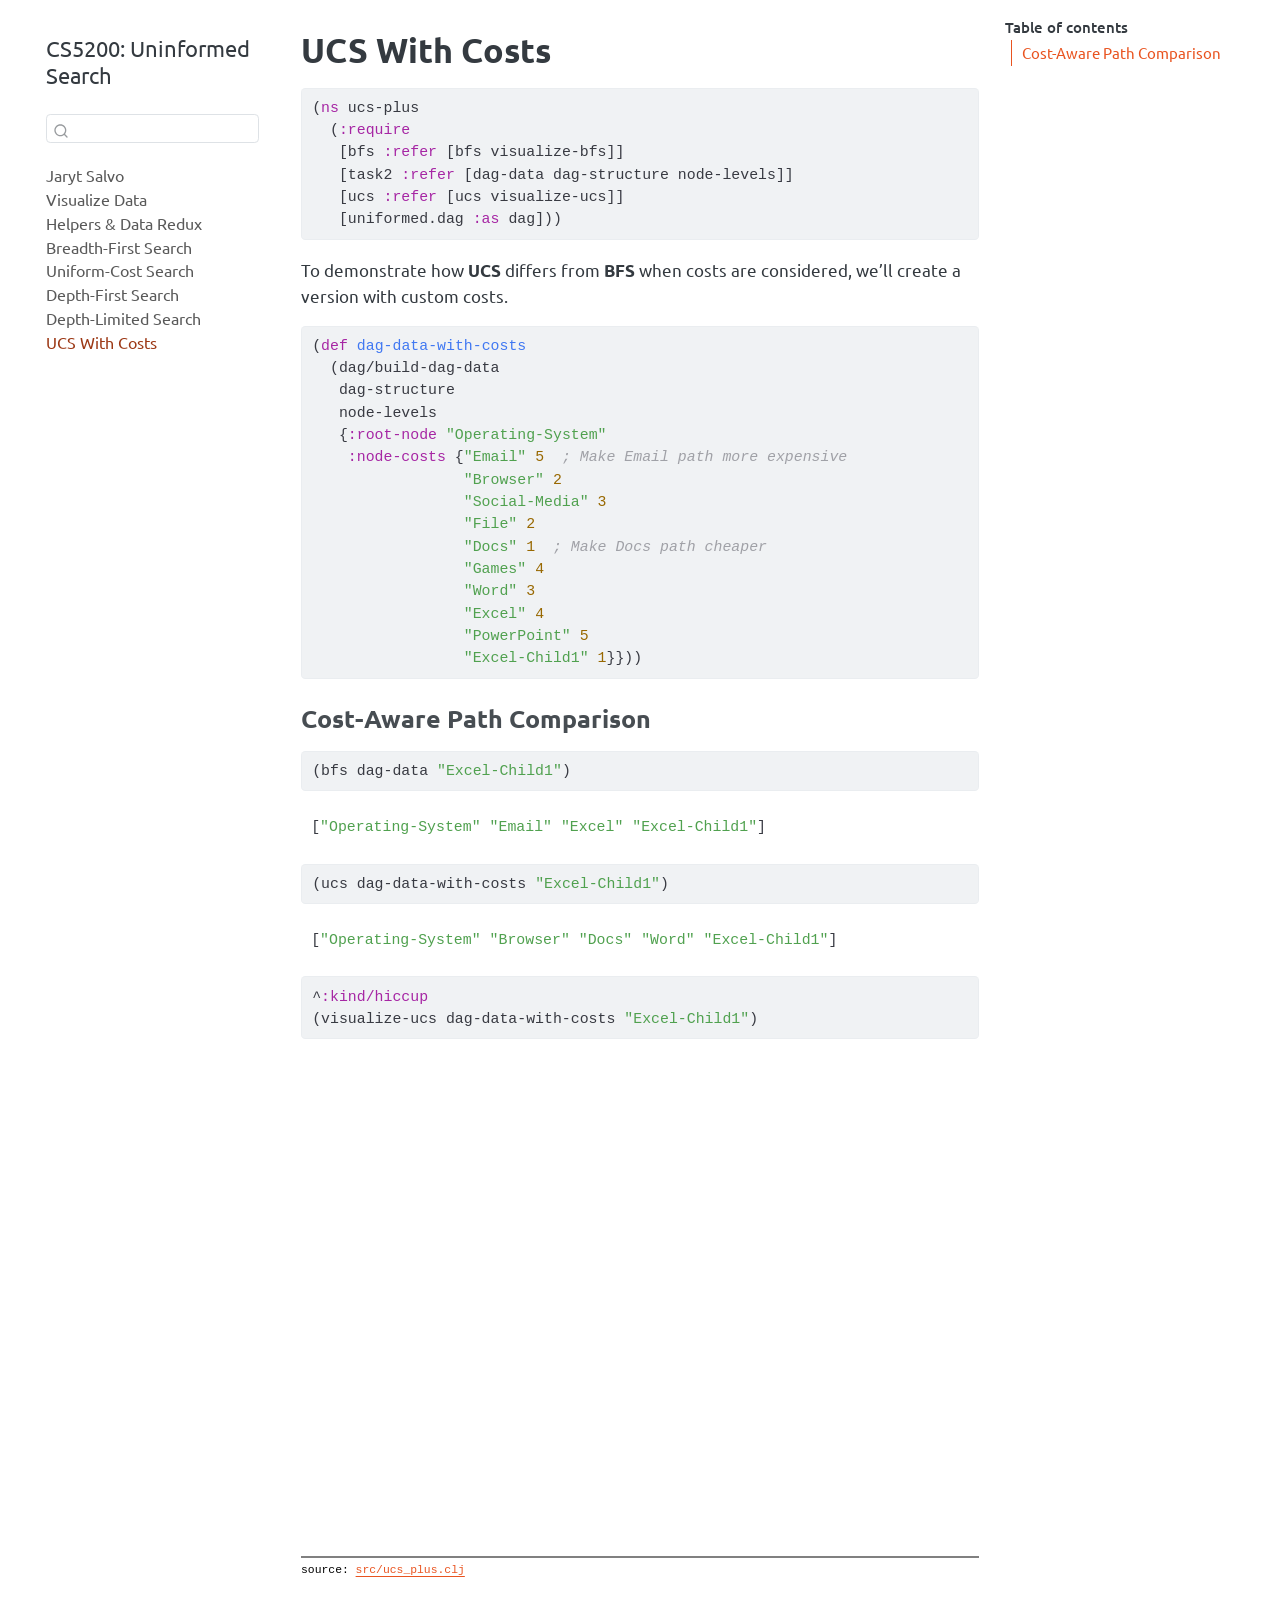
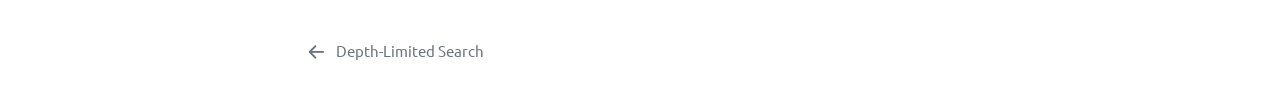
<file: docs/ucs_plus.html>
<!DOCTYPE html>
<html xmlns="http://www.w3.org/1999/xhtml" lang="en" xml:lang="en"><head>

<meta charset="utf-8">
<meta name="generator" content="quarto-1.7.13">

<meta name="viewport" content="width=device-width, initial-scale=1.0, user-scalable=yes">


<title>UCS With Costs – CS5200: Uninformed Search</title>
<style>
code{white-space: pre-wrap;}
span.smallcaps{font-variant: small-caps;}
div.columns{display: flex; gap: min(4vw, 1.5em);}
div.column{flex: auto; overflow-x: auto;}
div.hanging-indent{margin-left: 1.5em; text-indent: -1.5em;}
ul.task-list{list-style: none;}
ul.task-list li input[type="checkbox"] {
  width: 0.8em;
  margin: 0 0.8em 0.2em -1em; /* quarto-specific, see https://github.com/quarto-dev/quarto-cli/issues/4556 */ 
  vertical-align: middle;
}
/* CSS for syntax highlighting */
pre > code.sourceCode { white-space: pre; position: relative; }
pre > code.sourceCode > span { line-height: 1.25; }
pre > code.sourceCode > span:empty { height: 1.2em; }
.sourceCode { overflow: visible; }
code.sourceCode > span { color: inherit; text-decoration: inherit; }
div.sourceCode { margin: 1em 0; }
pre.sourceCode { margin: 0; }
@media screen {
div.sourceCode { overflow: auto; }
}
@media print {
pre > code.sourceCode { white-space: pre-wrap; }
pre > code.sourceCode > span { display: inline-block; text-indent: -5em; padding-left: 5em; }
}
pre.numberSource code
  { counter-reset: source-line 0; }
pre.numberSource code > span
  { position: relative; left: -4em; counter-increment: source-line; }
pre.numberSource code > span > a:first-child::before
  { content: counter(source-line);
    position: relative; left: -1em; text-align: right; vertical-align: baseline;
    border: none; display: inline-block;
    -webkit-touch-callout: none; -webkit-user-select: none;
    -khtml-user-select: none; -moz-user-select: none;
    -ms-user-select: none; user-select: none;
    padding: 0 4px; width: 4em;
  }
pre.numberSource { margin-left: 3em;  padding-left: 4px; }
div.sourceCode
  {   }
@media screen {
pre > code.sourceCode > span > a:first-child::before { text-decoration: underline; }
}
</style>


<script src="site_libs/quarto-nav/quarto-nav.js"></script>
<script src="site_libs/quarto-nav/headroom.min.js"></script>
<script src="site_libs/clipboard/clipboard.min.js"></script>
<script src="site_libs/quarto-search/autocomplete.umd.js"></script>
<script src="site_libs/quarto-search/fuse.min.js"></script>
<script src="site_libs/quarto-search/quarto-search.js"></script>
<meta name="quarto:offset" content="./">
<link href="./dls.html" rel="prev">
<script src="site_libs/quarto-html/quarto.js" type="module"></script>
<script src="site_libs/quarto-html/tabsets/tabsets.js" type="module"></script>
<script src="site_libs/quarto-html/popper.min.js"></script>
<script src="site_libs/quarto-html/tippy.umd.min.js"></script>
<script src="site_libs/quarto-html/anchor.min.js"></script>
<link href="site_libs/quarto-html/tippy.css" rel="stylesheet">
<link href="site_libs/quarto-html/quarto-syntax-highlighting-615660eb60d47078aa9677353a5e1ff2.css" rel="stylesheet" id="quarto-text-highlighting-styles">
<script src="site_libs/bootstrap/bootstrap.min.js"></script>
<link href="site_libs/bootstrap/bootstrap-icons.css" rel="stylesheet">
<link href="site_libs/bootstrap/bootstrap-9c2f30ade4d53e9db25a03b274907bc0.min.css" rel="stylesheet" append-hash="true" id="quarto-bootstrap" data-mode="light">
<script id="quarto-search-options" type="application/json">{
  "location": "sidebar",
  "copy-button": false,
  "collapse-after": 3,
  "panel-placement": "start",
  "type": "textbox",
  "limit": 50,
  "keyboard-shortcut": [
    "f",
    "/",
    "s"
  ],
  "show-item-context": false,
  "language": {
    "search-no-results-text": "No results",
    "search-matching-documents-text": "matching documents",
    "search-copy-link-title": "Copy link to search",
    "search-hide-matches-text": "Hide additional matches",
    "search-more-match-text": "more match in this document",
    "search-more-matches-text": "more matches in this document",
    "search-clear-button-title": "Clear",
    "search-text-placeholder": "",
    "search-detached-cancel-button-title": "Cancel",
    "search-submit-button-title": "Submit",
    "search-label": "Search"
  }
}</script>


</head>

<body class="nav-sidebar floating">

<div id="quarto-search-results"></div>
  <header id="quarto-header" class="headroom fixed-top">
  <nav class="quarto-secondary-nav">
    <div class="container-fluid d-flex">
      <button type="button" class="quarto-btn-toggle btn" data-bs-toggle="collapse" role="button" data-bs-target=".quarto-sidebar-collapse-item" aria-controls="quarto-sidebar" aria-expanded="false" aria-label="Toggle sidebar navigation" onclick="if (window.quartoToggleHeadroom) { window.quartoToggleHeadroom(); }">
        <i class="bi bi-layout-text-sidebar-reverse"></i>
      </button>
        <nav class="quarto-page-breadcrumbs" aria-label="breadcrumb"><ol class="breadcrumb"><li class="breadcrumb-item"><a href="./ucs_plus.html"><span class="chapter-title">UCS With Costs</span></a></li></ol></nav>
        <a class="flex-grow-1" role="navigation" data-bs-toggle="collapse" data-bs-target=".quarto-sidebar-collapse-item" aria-controls="quarto-sidebar" aria-expanded="false" aria-label="Toggle sidebar navigation" onclick="if (window.quartoToggleHeadroom) { window.quartoToggleHeadroom(); }">      
        </a>
      <button type="button" class="btn quarto-search-button" aria-label="Search" onclick="window.quartoOpenSearch();">
        <i class="bi bi-search"></i>
      </button>
    </div>
  </nav>
</header>
<!-- content -->
<div id="quarto-content" class="quarto-container page-columns page-rows-contents page-layout-article">
<!-- sidebar -->
  <nav id="quarto-sidebar" class="sidebar collapse collapse-horizontal quarto-sidebar-collapse-item sidebar-navigation floating overflow-auto">
    <div class="pt-lg-2 mt-2 text-left sidebar-header">
    <div class="sidebar-title mb-0 py-0">
      <a href="./">CS5200: Uninformed Search</a> 
    </div>
      </div>
        <div class="mt-2 flex-shrink-0 align-items-center">
        <div class="sidebar-search">
        <div id="quarto-search" class="" title="Search"></div>
        </div>
        </div>
    <div class="sidebar-menu-container"> 
    <ul class="list-unstyled mt-1">
        <li class="sidebar-item">
  <div class="sidebar-item-container"> 
  <a href="./index.html" class="sidebar-item-text sidebar-link"><span class="chapter-title">Jaryt Salvo</span></a>
  </div>
</li>
        <li class="sidebar-item">
  <div class="sidebar-item-container"> 
  <a href="./task1.html" class="sidebar-item-text sidebar-link"><span class="chapter-title">Visualize Data</span></a>
  </div>
</li>
        <li class="sidebar-item">
  <div class="sidebar-item-container"> 
  <a href="./task2.html" class="sidebar-item-text sidebar-link"><span class="chapter-title">Helpers &amp; Data Redux</span></a>
  </div>
</li>
        <li class="sidebar-item">
  <div class="sidebar-item-container"> 
  <a href="./bfs.html" class="sidebar-item-text sidebar-link"><span class="chapter-title">Breadth-First Search</span></a>
  </div>
</li>
        <li class="sidebar-item">
  <div class="sidebar-item-container"> 
  <a href="./ucs.html" class="sidebar-item-text sidebar-link"><span class="chapter-title">Uniform-Cost Search</span></a>
  </div>
</li>
        <li class="sidebar-item">
  <div class="sidebar-item-container"> 
  <a href="./dfs.html" class="sidebar-item-text sidebar-link"><span class="chapter-title">Depth-First Search</span></a>
  </div>
</li>
        <li class="sidebar-item">
  <div class="sidebar-item-container"> 
  <a href="./dls.html" class="sidebar-item-text sidebar-link"><span class="chapter-title">Depth-Limited Search</span></a>
  </div>
</li>
        <li class="sidebar-item">
  <div class="sidebar-item-container"> 
  <a href="./ucs_plus.html" class="sidebar-item-text sidebar-link active"><span class="chapter-title">UCS With Costs</span></a>
  </div>
</li>
    </ul>
    </div>
</nav>
<div id="quarto-sidebar-glass" class="quarto-sidebar-collapse-item" data-bs-toggle="collapse" data-bs-target=".quarto-sidebar-collapse-item"></div>
<!-- margin-sidebar -->
    <div id="quarto-margin-sidebar" class="sidebar margin-sidebar">
        <nav id="TOC" role="doc-toc" class="toc-active">
    <h2 id="toc-title">Table of contents</h2>
   
  <ul>
  <li><a href="#cost-aware-path-comparison" id="toc-cost-aware-path-comparison" class="nav-link active" data-scroll-target="#cost-aware-path-comparison">Cost-Aware Path Comparison</a></li>
  </ul>
</nav>
    </div>
<!-- main -->
<main class="content" id="quarto-document-content">

<header id="title-block-header" class="quarto-title-block default">
<div class="quarto-title">
<h1 class="title"><span class="chapter-title">UCS With Costs</span></h1>
</div>



<div class="quarto-title-meta">

    
  
    
  </div>
  


</header>


<style></style>
<style>.printedClojure .sourceCode {
  background-color: transparent;
  border-style: none;
}
</style>
<style>.clay-limit-image-width .clay-image {max-width: 100%}
.clay-side-by-side .sourceCode {margin: 0}
.clay-side-by-side {margin: 1em 0}
</style>
<script src="ucs_plus_files/md-default0.js" type="text/javascript"></script>
<script src="ucs_plus_files/md-default1.js" type="text/javascript"></script>
<div class="sourceClojure">
<div class="sourceCode" id="cb1"><pre class="sourceCode clojure code-with-copy"><code class="sourceCode clojure"><span id="cb1-1"><a href="#cb1-1" aria-hidden="true" tabindex="-1"></a>(<span class="kw">ns</span> ucs-plus</span>
<span id="cb1-2"><a href="#cb1-2" aria-hidden="true" tabindex="-1"></a>  (<span class="at">:require</span></span>
<span id="cb1-3"><a href="#cb1-3" aria-hidden="true" tabindex="-1"></a>   [bfs <span class="at">:refer</span> [bfs visualize-bfs]]</span>
<span id="cb1-4"><a href="#cb1-4" aria-hidden="true" tabindex="-1"></a>   [task2 <span class="at">:refer</span> [dag-data dag-structure node-levels]]</span>
<span id="cb1-5"><a href="#cb1-5" aria-hidden="true" tabindex="-1"></a>   [ucs <span class="at">:refer</span> [ucs visualize-ucs]]</span>
<span id="cb1-6"><a href="#cb1-6" aria-hidden="true" tabindex="-1"></a>   [uniformed.dag <span class="at">:as</span> dag]))</span></code><button title="Copy to Clipboard" class="code-copy-button"><i class="bi"></i></button></pre></div>
</div>
<p>To demonstrate how <strong>UCS</strong> differs from <strong>BFS</strong> when costs are considered, we’ll create a version with custom costs.</p>
<div class="sourceClojure">
<div class="sourceCode" id="cb2"><pre class="sourceCode clojure code-with-copy"><code class="sourceCode clojure"><span id="cb2-1"><a href="#cb2-1" aria-hidden="true" tabindex="-1"></a>(<span class="bu">def</span><span class="fu"> dag-data-with-costs</span></span>
<span id="cb2-2"><a href="#cb2-2" aria-hidden="true" tabindex="-1"></a>  (dag/build-dag-data</span>
<span id="cb2-3"><a href="#cb2-3" aria-hidden="true" tabindex="-1"></a>   dag-structure</span>
<span id="cb2-4"><a href="#cb2-4" aria-hidden="true" tabindex="-1"></a>   node-levels</span>
<span id="cb2-5"><a href="#cb2-5" aria-hidden="true" tabindex="-1"></a>   {<span class="at">:root-node</span> <span class="st">"Operating-System"</span></span>
<span id="cb2-6"><a href="#cb2-6" aria-hidden="true" tabindex="-1"></a>    <span class="at">:node-costs</span> {<span class="st">"Email"</span> <span class="dv">5</span>  <span class="co">; Make Email path more expensive</span></span>
<span id="cb2-7"><a href="#cb2-7" aria-hidden="true" tabindex="-1"></a>                 <span class="st">"Browser"</span> <span class="dv">2</span></span>
<span id="cb2-8"><a href="#cb2-8" aria-hidden="true" tabindex="-1"></a>                 <span class="st">"Social-Media"</span> <span class="dv">3</span></span>
<span id="cb2-9"><a href="#cb2-9" aria-hidden="true" tabindex="-1"></a>                 <span class="st">"File"</span> <span class="dv">2</span></span>
<span id="cb2-10"><a href="#cb2-10" aria-hidden="true" tabindex="-1"></a>                 <span class="st">"Docs"</span> <span class="dv">1</span>  <span class="co">; Make Docs path cheaper</span></span>
<span id="cb2-11"><a href="#cb2-11" aria-hidden="true" tabindex="-1"></a>                 <span class="st">"Games"</span> <span class="dv">4</span></span>
<span id="cb2-12"><a href="#cb2-12" aria-hidden="true" tabindex="-1"></a>                 <span class="st">"Word"</span> <span class="dv">3</span></span>
<span id="cb2-13"><a href="#cb2-13" aria-hidden="true" tabindex="-1"></a>                 <span class="st">"Excel"</span> <span class="dv">4</span></span>
<span id="cb2-14"><a href="#cb2-14" aria-hidden="true" tabindex="-1"></a>                 <span class="st">"PowerPoint"</span> <span class="dv">5</span></span>
<span id="cb2-15"><a href="#cb2-15" aria-hidden="true" tabindex="-1"></a>                 <span class="st">"Excel-Child1"</span> <span class="dv">1</span>}}))</span></code><button title="Copy to Clipboard" class="code-copy-button"><i class="bi"></i></button></pre></div>
</div>
<section id="cost-aware-path-comparison" class="level3">
<h3 class="anchored" data-anchor-id="cost-aware-path-comparison">Cost-Aware Path Comparison</h3>
<div class="sourceClojure">
<div class="sourceCode" id="cb3"><pre class="sourceCode clojure code-with-copy"><code class="sourceCode clojure"><span id="cb3-1"><a href="#cb3-1" aria-hidden="true" tabindex="-1"></a>(bfs dag-data <span class="st">"Excel-Child1"</span>)</span></code><button title="Copy to Clipboard" class="code-copy-button"><i class="bi"></i></button></pre></div>
</div>
<div class="printedClojure">
<div class="sourceCode" id="cb4"><pre class="sourceCode clojure code-with-copy"><code class="sourceCode clojure"><span id="cb4-1"><a href="#cb4-1" aria-hidden="true" tabindex="-1"></a>[<span class="st">"Operating-System"</span> <span class="st">"Email"</span> <span class="st">"Excel"</span> <span class="st">"Excel-Child1"</span>]</span></code><button title="Copy to Clipboard" class="code-copy-button"><i class="bi"></i></button></pre></div>
</div>
<div class="sourceClojure">
<div class="sourceCode" id="cb5"><pre class="sourceCode clojure code-with-copy"><code class="sourceCode clojure"><span id="cb5-1"><a href="#cb5-1" aria-hidden="true" tabindex="-1"></a>(ucs dag-data-with-costs <span class="st">"Excel-Child1"</span>)</span></code><button title="Copy to Clipboard" class="code-copy-button"><i class="bi"></i></button></pre></div>
</div>
<div class="printedClojure">
<div class="sourceCode" id="cb6"><pre class="sourceCode clojure code-with-copy"><code class="sourceCode clojure"><span id="cb6-1"><a href="#cb6-1" aria-hidden="true" tabindex="-1"></a>[<span class="st">"Operating-System"</span> <span class="st">"Browser"</span> <span class="st">"Docs"</span> <span class="st">"Word"</span> <span class="st">"Excel-Child1"</span>]</span></code><button title="Copy to Clipboard" class="code-copy-button"><i class="bi"></i></button></pre></div>
</div>
<div class="sourceClojure">
<div class="sourceCode" id="cb7"><pre class="sourceCode clojure code-with-copy"><code class="sourceCode clojure"><span id="cb7-1"><a href="#cb7-1" aria-hidden="true" tabindex="-1"></a>^<span class="at">:kind/hiccup</span></span>
<span id="cb7-2"><a href="#cb7-2" aria-hidden="true" tabindex="-1"></a>(visualize-ucs dag-data-with-costs <span class="st">"Excel-Child1"</span>)</span></code><button title="Copy to Clipboard" class="code-copy-button"><i class="bi"></i></button></pre></div>
</div>

<meta charset="UTF-8"><script src="https://d3js.org/d3.v7.min.js"></script><style>body { 
     margin: 0;
     padding: 0;
     overflow: auto;
     background: white;
   }
   .tree-container {
    width: fit-content;
    min-width: 800px;
    margin: 0 auto;
    height: 100%;
    min-height: 500px;
    background: white;
    overflow: auto;
  }
  .node circle {
    fill: #ADD8E6;
    stroke: #666;
    stroke-width: 1.5px;
  }
  .node.highlighted circle {
    fill: #FFA500 !important;
    stroke: #666;
    stroke-width: 2px;
  }
  .node text {
    font-size: 12px;
    text-anchor: middle;
    dominant-baseline: middle;
  }
  .link {
    fill: none;
    stroke: #999;
    stroke-width: 1.5px;
  }
  .link.highlighted {
    stroke: #FFA500 !important;
    stroke-width: 2.5px;
  }
  </style><div class="tree-container"></div><script type="text/javascript">
  const data = {"nodes":[{"id":"Operating-System","name":"Operating-System","level":0,"cost":1,"parent":null,"x":0,"y":0,"highlighted":"Operating-System"},{"id":"Browser","name":"Browser","level":1,"cost":2,"parent":"Operating-System","x":-200,"y":150,"highlighted":"Browser"},{"id":"Email","name":"Email","level":1,"cost":5,"parent":"Operating-System","x":0,"y":150,"highlighted":null},{"id":"Social-Media","name":"Social-Media","level":1,"cost":3,"parent":"Operating-System","x":200,"y":150,"highlighted":null},{"id":"Docs","name":"Docs","level":2,"cost":1,"parent":"Browser","x":-320,"y":300,"highlighted":"Docs"},{"id":"Maps","name":"Maps","level":2,"cost":1,"parent":"Browser","x":-240,"y":300,"highlighted":null},{"id":"Search","name":"Search","level":2,"cost":1,"parent":"Browser","x":-160,"y":300,"highlighted":null},{"id":"Chat","name":"Chat","level":2,"cost":1,"parent":"Email","x":-80,"y":300,"highlighted":null},{"id":"Cloud","name":"Cloud","level":2,"cost":1,"parent":"Email","x":0,"y":300,"highlighted":null},{"id":"File","name":"File","level":2,"cost":2,"parent":"Email","x":80,"y":300,"highlighted":null},{"id":"Games","name":"Games","level":2,"cost":4,"parent":"Social-Media","x":160,"y":300,"highlighted":null},{"id":"Photos","name":"Photos","level":2,"cost":1,"parent":"Social-Media","x":240,"y":300,"highlighted":null},{"id":"Videos","name":"Videos","level":2,"cost":1,"parent":"Social-Media","x":320,"y":300,"highlighted":null},{"id":"PowerPoint","name":"PowerPoint","level":3,"cost":5,"parent":"File","x":-200,"y":450,"highlighted":null},{"id":"Excel","name":"Excel","level":3,"cost":4,"parent":"Email","x":0,"y":450,"highlighted":null},{"id":"Word","name":"Word","level":3,"cost":3,"parent":"File","x":200,"y":450,"highlighted":"Word"},{"id":"PowerPoint-Child1","name":"PowerPoint-Child1","level":4,"cost":1,"parent":"PowerPoint","x":-320,"y":600,"highlighted":null},{"id":"PowerPoint-Child2","name":"PowerPoint-Child2","level":4,"cost":1,"parent":"PowerPoint","x":-240,"y":600,"highlighted":null},{"id":"PowerPoint-Child3","name":"PowerPoint-Child3","level":4,"cost":1,"parent":"PowerPoint","x":-160,"y":600,"highlighted":null},{"id":"Excel-Child1","name":"Excel-Child1","level":4,"cost":1,"parent":"Excel","x":-80,"y":600,"highlighted":"Excel-Child1"},{"id":"Excel-Child2","name":"Excel-Child2","level":4,"cost":1,"parent":"Excel","x":0,"y":600,"highlighted":null},{"id":"Excel-Child3","name":"Excel-Child3","level":4,"cost":1,"parent":"Excel","x":80,"y":600,"highlighted":null},{"id":"Word-Child1","name":"Word-Child1","level":4,"cost":1,"parent":"Word","x":160,"y":600,"highlighted":null},{"id":"Word-Child2","name":"Word-Child2","level":4,"cost":1,"parent":"Word","x":240,"y":600,"highlighted":null},{"id":"Word-Child3","name":"Word-Child3","level":4,"cost":1,"parent":"Word","x":320,"y":600,"highlighted":null}],"links":[{"source":"Email","target":"Chat","cost":1,"highlighted":null},{"source":"Email","target":"Cloud","cost":1,"highlighted":null},{"source":"Email","target":"Excel","cost":4,"highlighted":null},{"source":"Email","target":"File","cost":2,"highlighted":null},{"source":"File","target":"Excel","cost":4,"highlighted":null},{"source":"File","target":"PowerPoint","cost":5,"highlighted":null},{"source":"File","target":"Word","cost":3,"highlighted":null},{"source":"Browser","target":"Docs","cost":1,"highlighted":true},{"source":"Browser","target":"Maps","cost":1,"highlighted":null},{"source":"Browser","target":"Search","cost":1,"highlighted":null},{"source":"PowerPoint","target":"PowerPoint-Child1","cost":1,"highlighted":null},{"source":"PowerPoint","target":"PowerPoint-Child2","cost":1,"highlighted":null},{"source":"PowerPoint","target":"PowerPoint-Child3","cost":1,"highlighted":null},{"source":"Operating-System","target":"Browser","cost":2,"highlighted":true},{"source":"Operating-System","target":"Email","cost":5,"highlighted":null},{"source":"Operating-System","target":"Social-Media","cost":3,"highlighted":null},{"source":"Social-Media","target":"Games","cost":4,"highlighted":null},{"source":"Social-Media","target":"Photos","cost":1,"highlighted":null},{"source":"Social-Media","target":"Videos","cost":1,"highlighted":null},{"source":"Excel","target":"Excel-Child1","cost":1,"highlighted":null},{"source":"Excel","target":"Excel-Child2","cost":1,"highlighted":null},{"source":"Excel","target":"Excel-Child3","cost":1,"highlighted":null},{"source":"Word","target":"Word-Child1","cost":1,"highlighted":null},{"source":"Word","target":"Word-Child2","cost":1,"highlighted":null},{"source":"Word","target":"Word-Child3","cost":1,"highlighted":null},{"source":"Word","target":"Excel-Child1","cost":1,"highlighted":true},{"source":"Games","target":"Excel","cost":4,"highlighted":null},{"source":"Games","target":"PowerPoint","cost":5,"highlighted":null},{"source":"Games","target":"Word","cost":3,"highlighted":null},{"source":"Docs","target":"Excel","cost":4,"highlighted":null},{"source":"Docs","target":"PowerPoint","cost":5,"highlighted":null},{"source":"Docs","target":"Word","cost":3,"highlighted":true}]};
  console.log('DAG data:', data);
  
  // Calculate required width based on node positions
  const nodeExtent = d3.extent(data.nodes, d => d.x);
  const width = Math.max(800, nodeExtent[1] - nodeExtent[0] + 200); // Add padding
  const height = window.innerHeight;
  const nodeRadius = 30;
  
  const svg = d3.select('.tree-container')
    .append('svg')
    .attr('width', width)
    .attr('height', height)
    .append('g')
    .attr('transform', `translate(${width/2},60)`);

  // Create links
  const link = svg.append('g')
    .selectAll('path')
    .data(data.links)
    .join('path')
    .attr('class', d => d.highlighted ? 'link highlighted' : 'link')
    .attr('d', d => {
      const sourceNode = data.nodes.find(n => n.id === d.source);
      const targetNode = data.nodes.find(n => n.id === d.target);
      return `M${sourceNode.x},${sourceNode.y}
              C${sourceNode.x},${(sourceNode.y + targetNode.y) / 2}
               ${targetNode.x},${(sourceNode.y + targetNode.y) / 2}
               ${targetNode.x},${targetNode.y}`;
    });

  // Create nodes
  const node = svg.append('g')
    .selectAll('.node')
    .data(data.nodes)
    .join('g')
    .attr('class', d => d.highlighted ? 'node highlighted' : 'node')
    .attr('transform', d => `translate(${d.x},${d.y})`);

  // Add circles to nodes
  node.append('circle')
    .attr('r', nodeRadius);

  // Add labels to nodes
  node.append('text')
    .text(d => d.id)
    .call(wrap, nodeRadius * 1.8);

  // Text wrapping function
  function wrap(text, width) {
    text.each(function() {
      const text = d3.select(this);
      const words = text.text().split(/\s+/);
      const lines = [];
      let line = [];
      
      words.forEach(word => {
        line.push(word);
        if (line.join(' ').length > width/4) {
          lines.push(line.join(' '));
          line = [];
        }
      });
      if (line.length > 0) lines.push(line.join(' '));
      
      const lineHeight = 1.1;
      text.text(null);
      lines.forEach((l, i) => {
        text.append('tspan')
          .text(l)
          .attr('x', 0)
          .attr('dy', i === 0 ? -((lines.length-1) * lineHeight)/2 + 'em' : lineHeight + 'em');
      });
    });
  }

  // Add zoom behavior
  const zoom = d3.zoom()
    .scaleExtent([0.1, 4])
    .on('zoom', (event) => {
      svg.attr('transform', event.transform);
    });

  d3.select('svg').call(zoom);
  </script>
<div style="background-color:grey;height:2px;width:100%;"></div>
<div><pre><small><small>source: <a href="https://github.com/adabwana/sp25-cs5200-hw4/blob/master/src/ucs_plus.clj">src/ucs_plus.clj</a></small></small></pre></div>


</section>

</main> <!-- /main -->
<script id="quarto-html-after-body" type="application/javascript">
window.document.addEventListener("DOMContentLoaded", function (event) {
  const toggleBodyColorMode = (bsSheetEl) => {
    const mode = bsSheetEl.getAttribute("data-mode");
    const bodyEl = window.document.querySelector("body");
    if (mode === "dark") {
      bodyEl.classList.add("quarto-dark");
      bodyEl.classList.remove("quarto-light");
    } else {
      bodyEl.classList.add("quarto-light");
      bodyEl.classList.remove("quarto-dark");
    }
  }
  const toggleBodyColorPrimary = () => {
    const bsSheetEl = window.document.querySelector("link#quarto-bootstrap");
    if (bsSheetEl) {
      toggleBodyColorMode(bsSheetEl);
    }
  }
  toggleBodyColorPrimary();  
  const icon = "";
  const anchorJS = new window.AnchorJS();
  anchorJS.options = {
    placement: 'right',
    icon: icon
  };
  anchorJS.add('.anchored');
  const isCodeAnnotation = (el) => {
    for (const clz of el.classList) {
      if (clz.startsWith('code-annotation-')) {                     
        return true;
      }
    }
    return false;
  }
  const onCopySuccess = function(e) {
    // button target
    const button = e.trigger;
    // don't keep focus
    button.blur();
    // flash "checked"
    button.classList.add('code-copy-button-checked');
    var currentTitle = button.getAttribute("title");
    button.setAttribute("title", "Copied!");
    let tooltip;
    if (window.bootstrap) {
      button.setAttribute("data-bs-toggle", "tooltip");
      button.setAttribute("data-bs-placement", "left");
      button.setAttribute("data-bs-title", "Copied!");
      tooltip = new bootstrap.Tooltip(button, 
        { trigger: "manual", 
          customClass: "code-copy-button-tooltip",
          offset: [0, -8]});
      tooltip.show();    
    }
    setTimeout(function() {
      if (tooltip) {
        tooltip.hide();
        button.removeAttribute("data-bs-title");
        button.removeAttribute("data-bs-toggle");
        button.removeAttribute("data-bs-placement");
      }
      button.setAttribute("title", currentTitle);
      button.classList.remove('code-copy-button-checked');
    }, 1000);
    // clear code selection
    e.clearSelection();
  }
  const getTextToCopy = function(trigger) {
      const codeEl = trigger.previousElementSibling.cloneNode(true);
      for (const childEl of codeEl.children) {
        if (isCodeAnnotation(childEl)) {
          childEl.remove();
        }
      }
      return codeEl.innerText;
  }
  const clipboard = new window.ClipboardJS('.code-copy-button:not([data-in-quarto-modal])', {
    text: getTextToCopy
  });
  clipboard.on('success', onCopySuccess);
  if (window.document.getElementById('quarto-embedded-source-code-modal')) {
    const clipboardModal = new window.ClipboardJS('.code-copy-button[data-in-quarto-modal]', {
      text: getTextToCopy,
      container: window.document.getElementById('quarto-embedded-source-code-modal')
    });
    clipboardModal.on('success', onCopySuccess);
  }
    var localhostRegex = new RegExp(/^(?:http|https):\/\/localhost\:?[0-9]*\//);
    var mailtoRegex = new RegExp(/^mailto:/);
      var filterRegex = new RegExp('/' + window.location.host + '/');
    var isInternal = (href) => {
        return filterRegex.test(href) || localhostRegex.test(href) || mailtoRegex.test(href);
    }
    // Inspect non-navigation links and adorn them if external
 	var links = window.document.querySelectorAll('a[href]:not(.nav-link):not(.navbar-brand):not(.toc-action):not(.sidebar-link):not(.sidebar-item-toggle):not(.pagination-link):not(.no-external):not([aria-hidden]):not(.dropdown-item):not(.quarto-navigation-tool):not(.about-link)');
    for (var i=0; i<links.length; i++) {
      const link = links[i];
      if (!isInternal(link.href)) {
        // undo the damage that might have been done by quarto-nav.js in the case of
        // links that we want to consider external
        if (link.dataset.originalHref !== undefined) {
          link.href = link.dataset.originalHref;
        }
      }
    }
  function tippyHover(el, contentFn, onTriggerFn, onUntriggerFn) {
    const config = {
      allowHTML: true,
      maxWidth: 500,
      delay: 100,
      arrow: false,
      appendTo: function(el) {
          return el.parentElement;
      },
      interactive: true,
      interactiveBorder: 10,
      theme: 'quarto',
      placement: 'bottom-start',
    };
    if (contentFn) {
      config.content = contentFn;
    }
    if (onTriggerFn) {
      config.onTrigger = onTriggerFn;
    }
    if (onUntriggerFn) {
      config.onUntrigger = onUntriggerFn;
    }
    window.tippy(el, config); 
  }
  const noterefs = window.document.querySelectorAll('a[role="doc-noteref"]');
  for (var i=0; i<noterefs.length; i++) {
    const ref = noterefs[i];
    tippyHover(ref, function() {
      // use id or data attribute instead here
      let href = ref.getAttribute('data-footnote-href') || ref.getAttribute('href');
      try { href = new URL(href).hash; } catch {}
      const id = href.replace(/^#\/?/, "");
      const note = window.document.getElementById(id);
      if (note) {
        return note.innerHTML;
      } else {
        return "";
      }
    });
  }
  const xrefs = window.document.querySelectorAll('a.quarto-xref');
  const processXRef = (id, note) => {
    // Strip column container classes
    const stripColumnClz = (el) => {
      el.classList.remove("page-full", "page-columns");
      if (el.children) {
        for (const child of el.children) {
          stripColumnClz(child);
        }
      }
    }
    stripColumnClz(note)
    if (id === null || id.startsWith('sec-')) {
      // Special case sections, only their first couple elements
      const container = document.createElement("div");
      if (note.children && note.children.length > 2) {
        container.appendChild(note.children[0].cloneNode(true));
        for (let i = 1; i < note.children.length; i++) {
          const child = note.children[i];
          if (child.tagName === "P" && child.innerText === "") {
            continue;
          } else {
            container.appendChild(child.cloneNode(true));
            break;
          }
        }
        if (window.Quarto?.typesetMath) {
          window.Quarto.typesetMath(container);
        }
        return container.innerHTML
      } else {
        if (window.Quarto?.typesetMath) {
          window.Quarto.typesetMath(note);
        }
        return note.innerHTML;
      }
    } else {
      // Remove any anchor links if they are present
      const anchorLink = note.querySelector('a.anchorjs-link');
      if (anchorLink) {
        anchorLink.remove();
      }
      if (window.Quarto?.typesetMath) {
        window.Quarto.typesetMath(note);
      }
      if (note.classList.contains("callout")) {
        return note.outerHTML;
      } else {
        return note.innerHTML;
      }
    }
  }
  for (var i=0; i<xrefs.length; i++) {
    const xref = xrefs[i];
    tippyHover(xref, undefined, function(instance) {
      instance.disable();
      let url = xref.getAttribute('href');
      let hash = undefined; 
      if (url.startsWith('#')) {
        hash = url;
      } else {
        try { hash = new URL(url).hash; } catch {}
      }
      if (hash) {
        const id = hash.replace(/^#\/?/, "");
        const note = window.document.getElementById(id);
        if (note !== null) {
          try {
            const html = processXRef(id, note.cloneNode(true));
            instance.setContent(html);
          } finally {
            instance.enable();
            instance.show();
          }
        } else {
          // See if we can fetch this
          fetch(url.split('#')[0])
          .then(res => res.text())
          .then(html => {
            const parser = new DOMParser();
            const htmlDoc = parser.parseFromString(html, "text/html");
            const note = htmlDoc.getElementById(id);
            if (note !== null) {
              const html = processXRef(id, note);
              instance.setContent(html);
            } 
          }).finally(() => {
            instance.enable();
            instance.show();
          });
        }
      } else {
        // See if we can fetch a full url (with no hash to target)
        // This is a special case and we should probably do some content thinning / targeting
        fetch(url)
        .then(res => res.text())
        .then(html => {
          const parser = new DOMParser();
          const htmlDoc = parser.parseFromString(html, "text/html");
          const note = htmlDoc.querySelector('main.content');
          if (note !== null) {
            // This should only happen for chapter cross references
            // (since there is no id in the URL)
            // remove the first header
            if (note.children.length > 0 && note.children[0].tagName === "HEADER") {
              note.children[0].remove();
            }
            const html = processXRef(null, note);
            instance.setContent(html);
          } 
        }).finally(() => {
          instance.enable();
          instance.show();
        });
      }
    }, function(instance) {
    });
  }
      let selectedAnnoteEl;
      const selectorForAnnotation = ( cell, annotation) => {
        let cellAttr = 'data-code-cell="' + cell + '"';
        let lineAttr = 'data-code-annotation="' +  annotation + '"';
        const selector = 'span[' + cellAttr + '][' + lineAttr + ']';
        return selector;
      }
      const selectCodeLines = (annoteEl) => {
        const doc = window.document;
        const targetCell = annoteEl.getAttribute("data-target-cell");
        const targetAnnotation = annoteEl.getAttribute("data-target-annotation");
        const annoteSpan = window.document.querySelector(selectorForAnnotation(targetCell, targetAnnotation));
        const lines = annoteSpan.getAttribute("data-code-lines").split(",");
        const lineIds = lines.map((line) => {
          return targetCell + "-" + line;
        })
        let top = null;
        let height = null;
        let parent = null;
        if (lineIds.length > 0) {
            //compute the position of the single el (top and bottom and make a div)
            const el = window.document.getElementById(lineIds[0]);
            top = el.offsetTop;
            height = el.offsetHeight;
            parent = el.parentElement.parentElement;
          if (lineIds.length > 1) {
            const lastEl = window.document.getElementById(lineIds[lineIds.length - 1]);
            const bottom = lastEl.offsetTop + lastEl.offsetHeight;
            height = bottom - top;
          }
          if (top !== null && height !== null && parent !== null) {
            // cook up a div (if necessary) and position it 
            let div = window.document.getElementById("code-annotation-line-highlight");
            if (div === null) {
              div = window.document.createElement("div");
              div.setAttribute("id", "code-annotation-line-highlight");
              div.style.position = 'absolute';
              parent.appendChild(div);
            }
            div.style.top = top - 2 + "px";
            div.style.height = height + 4 + "px";
            div.style.left = 0;
            let gutterDiv = window.document.getElementById("code-annotation-line-highlight-gutter");
            if (gutterDiv === null) {
              gutterDiv = window.document.createElement("div");
              gutterDiv.setAttribute("id", "code-annotation-line-highlight-gutter");
              gutterDiv.style.position = 'absolute';
              const codeCell = window.document.getElementById(targetCell);
              const gutter = codeCell.querySelector('.code-annotation-gutter');
              gutter.appendChild(gutterDiv);
            }
            gutterDiv.style.top = top - 2 + "px";
            gutterDiv.style.height = height + 4 + "px";
          }
          selectedAnnoteEl = annoteEl;
        }
      };
      const unselectCodeLines = () => {
        const elementsIds = ["code-annotation-line-highlight", "code-annotation-line-highlight-gutter"];
        elementsIds.forEach((elId) => {
          const div = window.document.getElementById(elId);
          if (div) {
            div.remove();
          }
        });
        selectedAnnoteEl = undefined;
      };
        // Handle positioning of the toggle
    window.addEventListener(
      "resize",
      throttle(() => {
        elRect = undefined;
        if (selectedAnnoteEl) {
          selectCodeLines(selectedAnnoteEl);
        }
      }, 10)
    );
    function throttle(fn, ms) {
    let throttle = false;
    let timer;
      return (...args) => {
        if(!throttle) { // first call gets through
            fn.apply(this, args);
            throttle = true;
        } else { // all the others get throttled
            if(timer) clearTimeout(timer); // cancel #2
            timer = setTimeout(() => {
              fn.apply(this, args);
              timer = throttle = false;
            }, ms);
        }
      };
    }
      // Attach click handler to the DT
      const annoteDls = window.document.querySelectorAll('dt[data-target-cell]');
      for (const annoteDlNode of annoteDls) {
        annoteDlNode.addEventListener('click', (event) => {
          const clickedEl = event.target;
          if (clickedEl !== selectedAnnoteEl) {
            unselectCodeLines();
            const activeEl = window.document.querySelector('dt[data-target-cell].code-annotation-active');
            if (activeEl) {
              activeEl.classList.remove('code-annotation-active');
            }
            selectCodeLines(clickedEl);
            clickedEl.classList.add('code-annotation-active');
          } else {
            // Unselect the line
            unselectCodeLines();
            clickedEl.classList.remove('code-annotation-active');
          }
        });
      }
  const findCites = (el) => {
    const parentEl = el.parentElement;
    if (parentEl) {
      const cites = parentEl.dataset.cites;
      if (cites) {
        return {
          el,
          cites: cites.split(' ')
        };
      } else {
        return findCites(el.parentElement)
      }
    } else {
      return undefined;
    }
  };
  var bibliorefs = window.document.querySelectorAll('a[role="doc-biblioref"]');
  for (var i=0; i<bibliorefs.length; i++) {
    const ref = bibliorefs[i];
    const citeInfo = findCites(ref);
    if (citeInfo) {
      tippyHover(citeInfo.el, function() {
        var popup = window.document.createElement('div');
        citeInfo.cites.forEach(function(cite) {
          var citeDiv = window.document.createElement('div');
          citeDiv.classList.add('hanging-indent');
          citeDiv.classList.add('csl-entry');
          var biblioDiv = window.document.getElementById('ref-' + cite);
          if (biblioDiv) {
            citeDiv.innerHTML = biblioDiv.innerHTML;
          }
          popup.appendChild(citeDiv);
        });
        return popup.innerHTML;
      });
    }
  }
});
</script>
<nav class="page-navigation">
  <div class="nav-page nav-page-previous">
      <a href="./dls.html" class="pagination-link" aria-label="Depth-Limited Search">
        <i class="bi bi-arrow-left-short"></i> <span class="nav-page-text"><span class="chapter-title">Depth-Limited Search</span></span>
      </a>          
  </div>
  <div class="nav-page nav-page-next">
  </div>
</nav>
</div> <!-- /content -->




</body></html>
</file>
<file: docs/site_libs/quarto-html/tippy.css>
.tippy-box[data-animation=fade][data-state=hidden]{opacity:0}[data-tippy-root]{max-width:calc(100vw - 10px)}.tippy-box{position:relative;background-color:#333;color:#fff;border-radius:4px;font-size:14px;line-height:1.4;white-space:normal;outline:0;transition-property:transform,visibility,opacity}.tippy-box[data-placement^=top]>.tippy-arrow{bottom:0}.tippy-box[data-placement^=top]>.tippy-arrow:before{bottom:-7px;left:0;border-width:8px 8px 0;border-top-color:initial;transform-origin:center top}.tippy-box[data-placement^=bottom]>.tippy-arrow{top:0}.tippy-box[data-placement^=bottom]>.tippy-arrow:before{top:-7px;left:0;border-width:0 8px 8px;border-bottom-color:initial;transform-origin:center bottom}.tippy-box[data-placement^=left]>.tippy-arrow{right:0}.tippy-box[data-placement^=left]>.tippy-arrow:before{border-width:8px 0 8px 8px;border-left-color:initial;right:-7px;transform-origin:center left}.tippy-box[data-placement^=right]>.tippy-arrow{left:0}.tippy-box[data-placement^=right]>.tippy-arrow:before{left:-7px;border-width:8px 8px 8px 0;border-right-color:initial;transform-origin:center right}.tippy-box[data-inertia][data-state=visible]{transition-timing-function:cubic-bezier(.54,1.5,.38,1.11)}.tippy-arrow{width:16px;height:16px;color:#333}.tippy-arrow:before{content:"";position:absolute;border-color:transparent;border-style:solid}.tippy-content{position:relative;padding:5px 9px;z-index:1}
</file>
<file: docs/site_libs/quarto-html/quarto-syntax-highlighting-615660eb60d47078aa9677353a5e1ff2.css>
/* quarto syntax highlight colors */
:root {
  --quarto-hl-al-color: #95da4c;
  --quarto-hl-an-color: #50a14f;
  --quarto-hl-at-color: #a626a4;
  --quarto-hl-bn-color: #986801;
  --quarto-hl-bu-color: #a626a4;
  --quarto-hl-ch-color: #50a14f;
  --quarto-hl-co-color: #a0a1a7;
  --quarto-hl-cv-color: #e45649;
  --quarto-hl-cn-color: #986801;
  --quarto-hl-cf-color: #a626a4;
  --quarto-hl-dt-color: #a626a4;
  --quarto-hl-dv-color: #986801;
  --quarto-hl-do-color: #e45649;
  --quarto-hl-er-color: #f44747;
  --quarto-hl-ex-color: #4078f2;
  --quarto-hl-fl-color: #986801;
  --quarto-hl-fu-color: #4078f2;
  --quarto-hl-im-color: #50a14f;
  --quarto-hl-in-color: #c45b00;
  --quarto-hl-kw-color: #a626a4;
  --quarto-hl-op-color: #a626a4;
  --quarto-hl-pp-color: #a626a4;
  --quarto-hl-re-color: #2980b9;
  --quarto-hl-sc-color: #0184bc;
  --quarto-hl-ss-color: #da4453;
  --quarto-hl-st-color: #50a14f;
  --quarto-hl-va-color: #e45649;
  --quarto-hl-vs-color: #da4453;
  --quarto-hl-wa-color: #da4453;
}

/* other quarto variables */
:root {
  --quarto-font-monospace: SFMono-Regular, Menlo, Monaco, Consolas, "Liberation Mono", "Courier New", monospace;
}

code span.al {
  background-color: #4d1f24;
  font-weight: bold;
  color: #95da4c;
}

code span.an {
  color: #50a14f;
}

code span.at {
  color: #a626a4;
}

code span.bn {
  color: #986801;
}

code span.bu {
  color: #a626a4;
}

code span.ch {
  color: #50a14f;
}

code span.co {
  font-style: italic;
  color: #a0a1a7;
}

code span.cv {
  font-style: italic;
  color: #e45649;
}

code span.cn {
  color: #986801;
}

code span.cf {
  color: #a626a4;
}

code span.dt {
  color: #a626a4;
}

code span.dv {
  color: #986801;
}

code span.do {
  color: #e45649;
}

code span.er {
  color: #f44747;
  text-decoration: underline;
}

code span.ex {
  font-weight: bold;
  color: #4078f2;
}

code span.fl {
  color: #986801;
}

code span.fu {
  color: #4078f2;
}

code span.im {
  color: #50a14f;
}

code span.in {
  color: #c45b00;
}

code span.kw {
  color: #a626a4;
}

pre > code.sourceCode > span {
  color: #383a42;
}

code span {
  color: #383a42;
}

code.sourceCode > span {
  color: #383a42;
}

div.sourceCode,
div.sourceCode pre.sourceCode {
  color: #383a42;
}

code span.op {
  color: #a626a4;
}

code span.pp {
  color: #a626a4;
}

code span.re {
  background-color: #153042;
  color: #2980b9;
}

code span.sc {
  color: #0184bc;
}

code span.ss {
  color: #da4453;
}

code span.st {
  color: #50a14f;
}

code span.va {
  color: #e45649;
}

code span.vs {
  color: #da4453;
}

code span.wa {
  color: #da4453;
}

.prevent-inlining {
  content: "</";
}

/*# sourceMappingURL=eb45a0b6fe5ea14829c2db7ade1b46cc.css.map */
</file>
